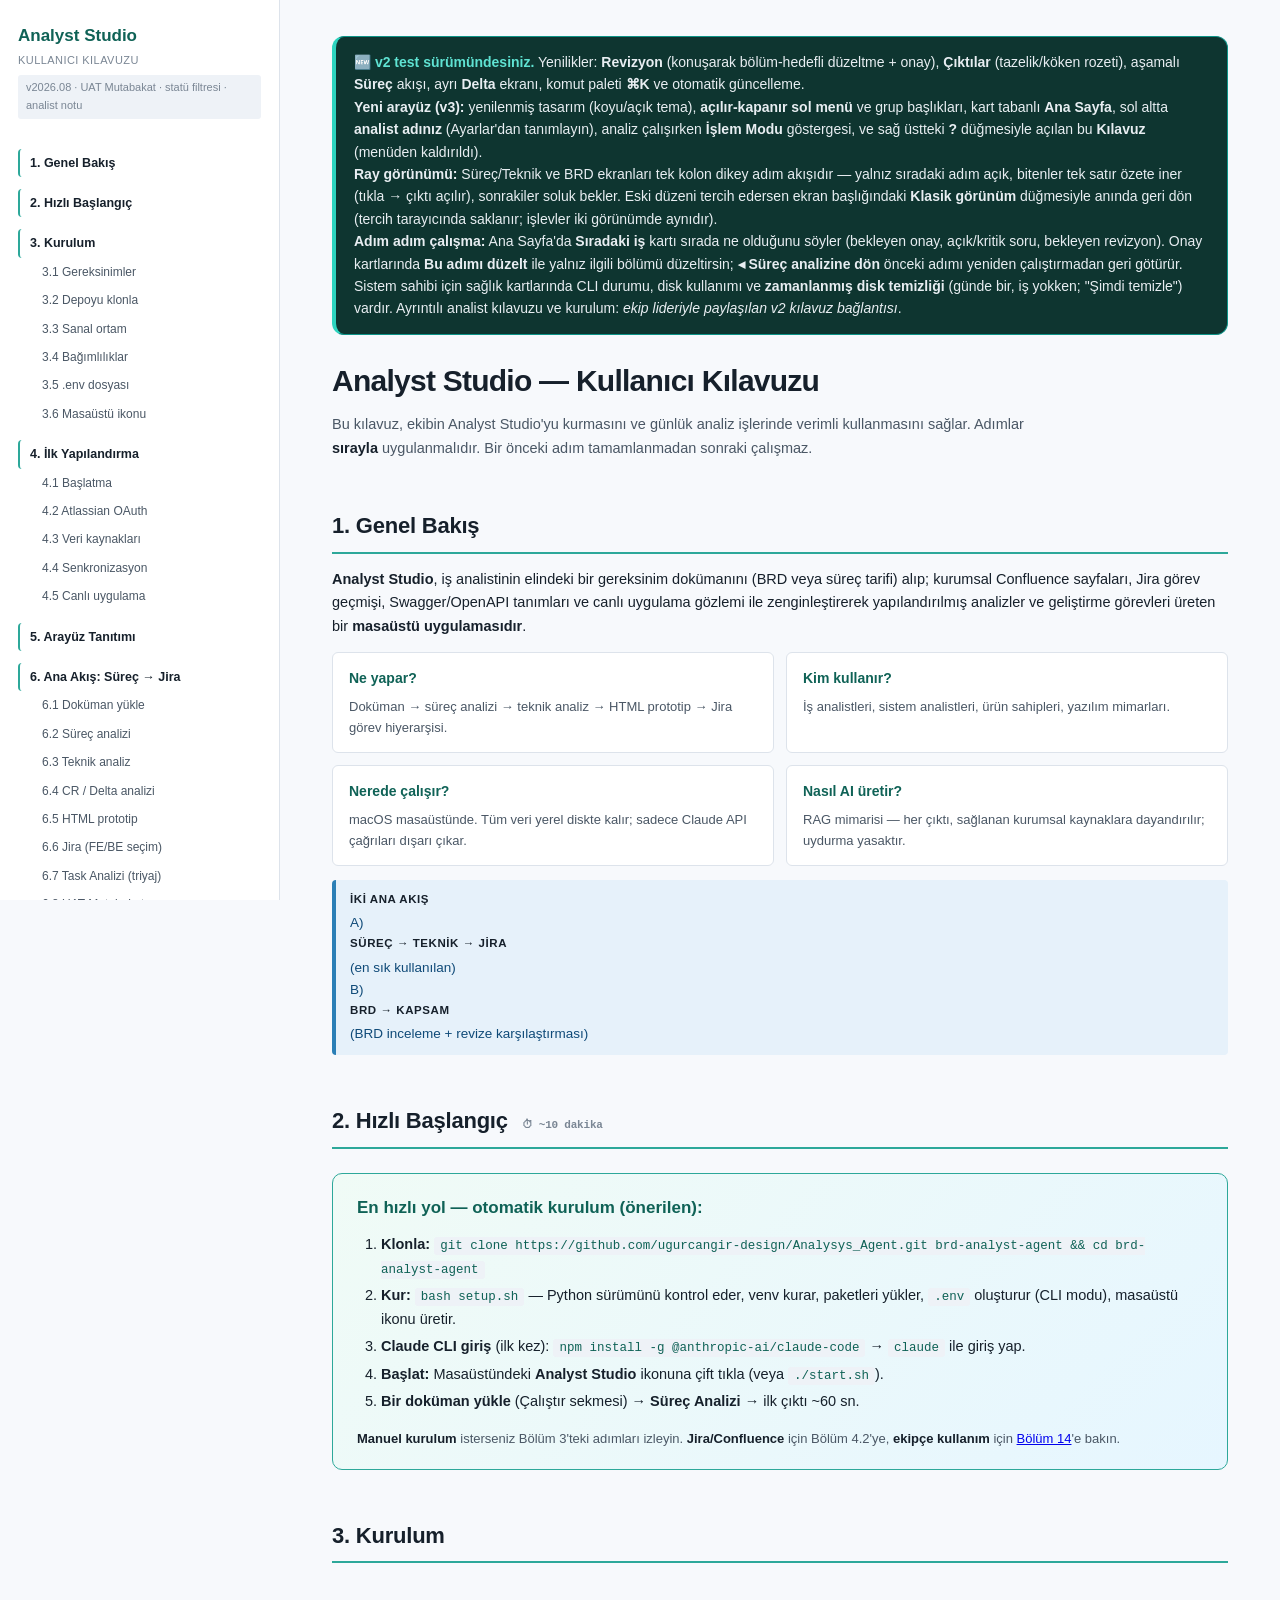
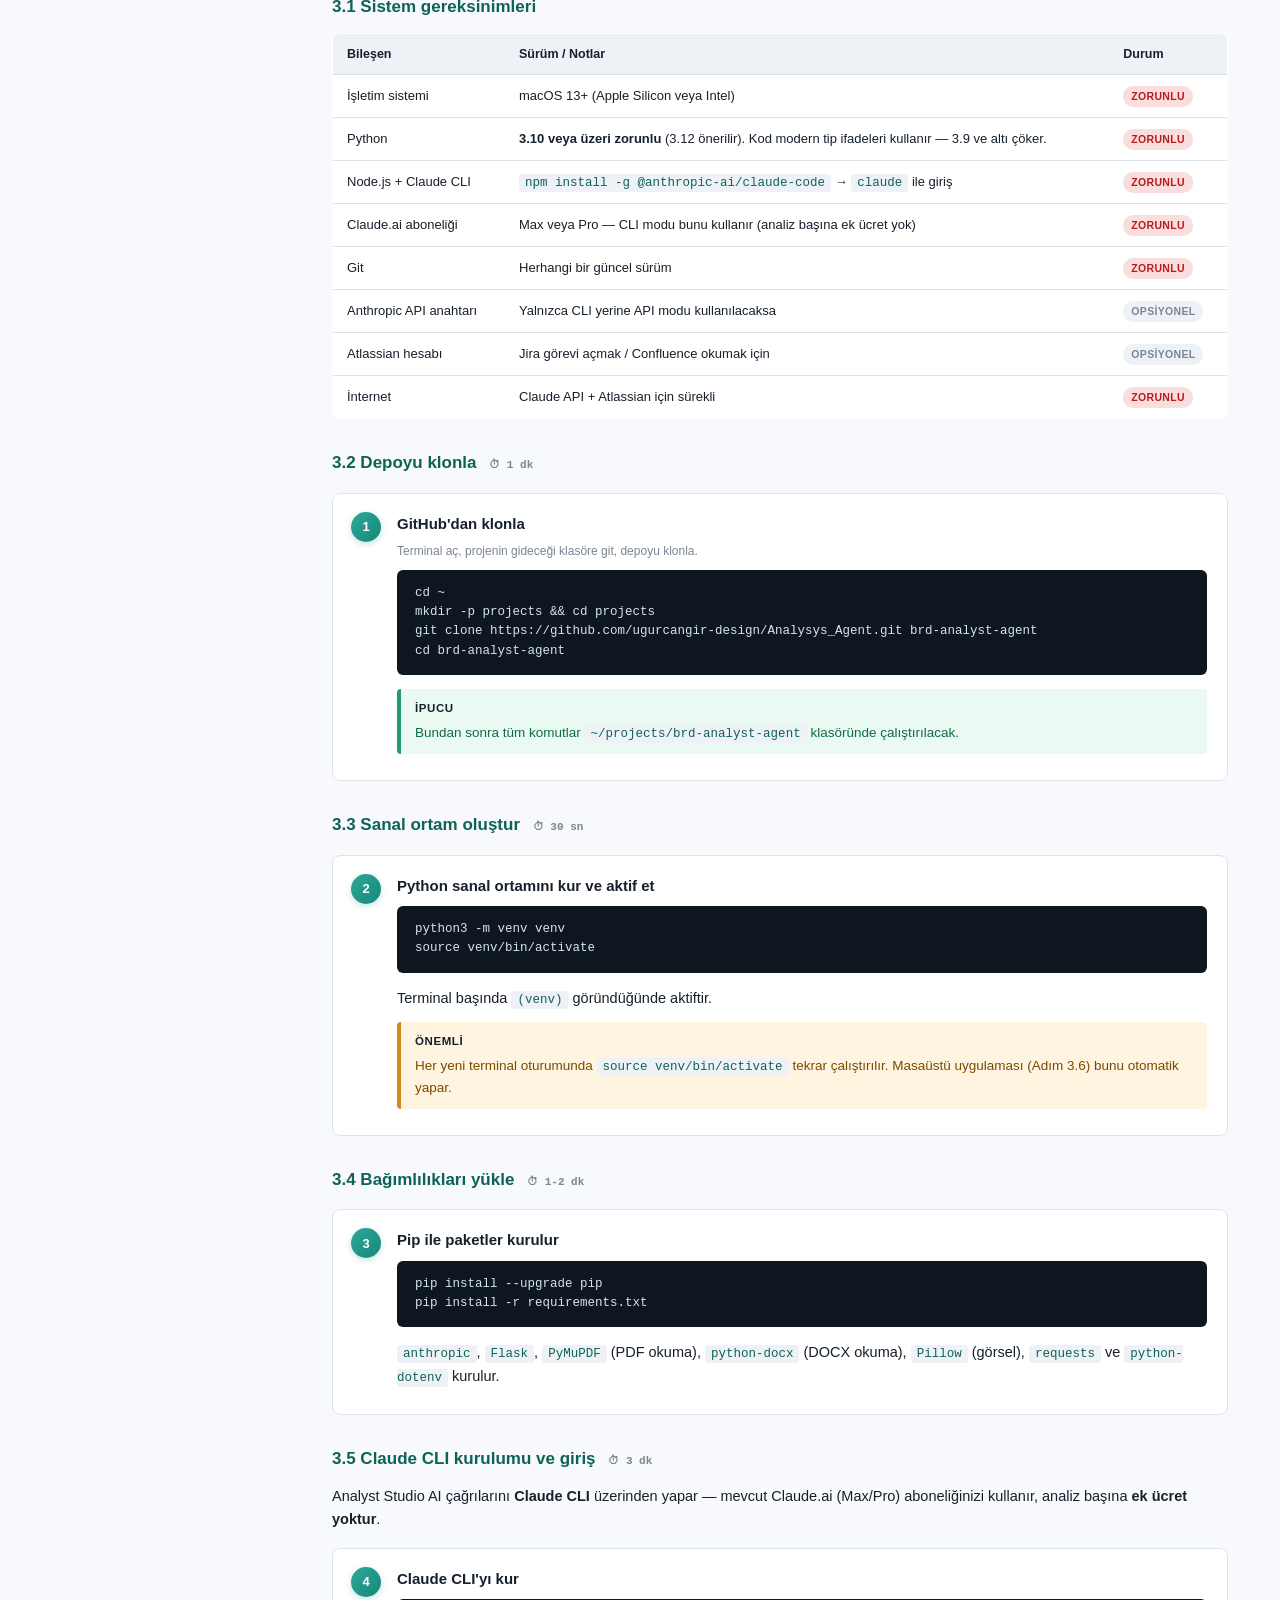
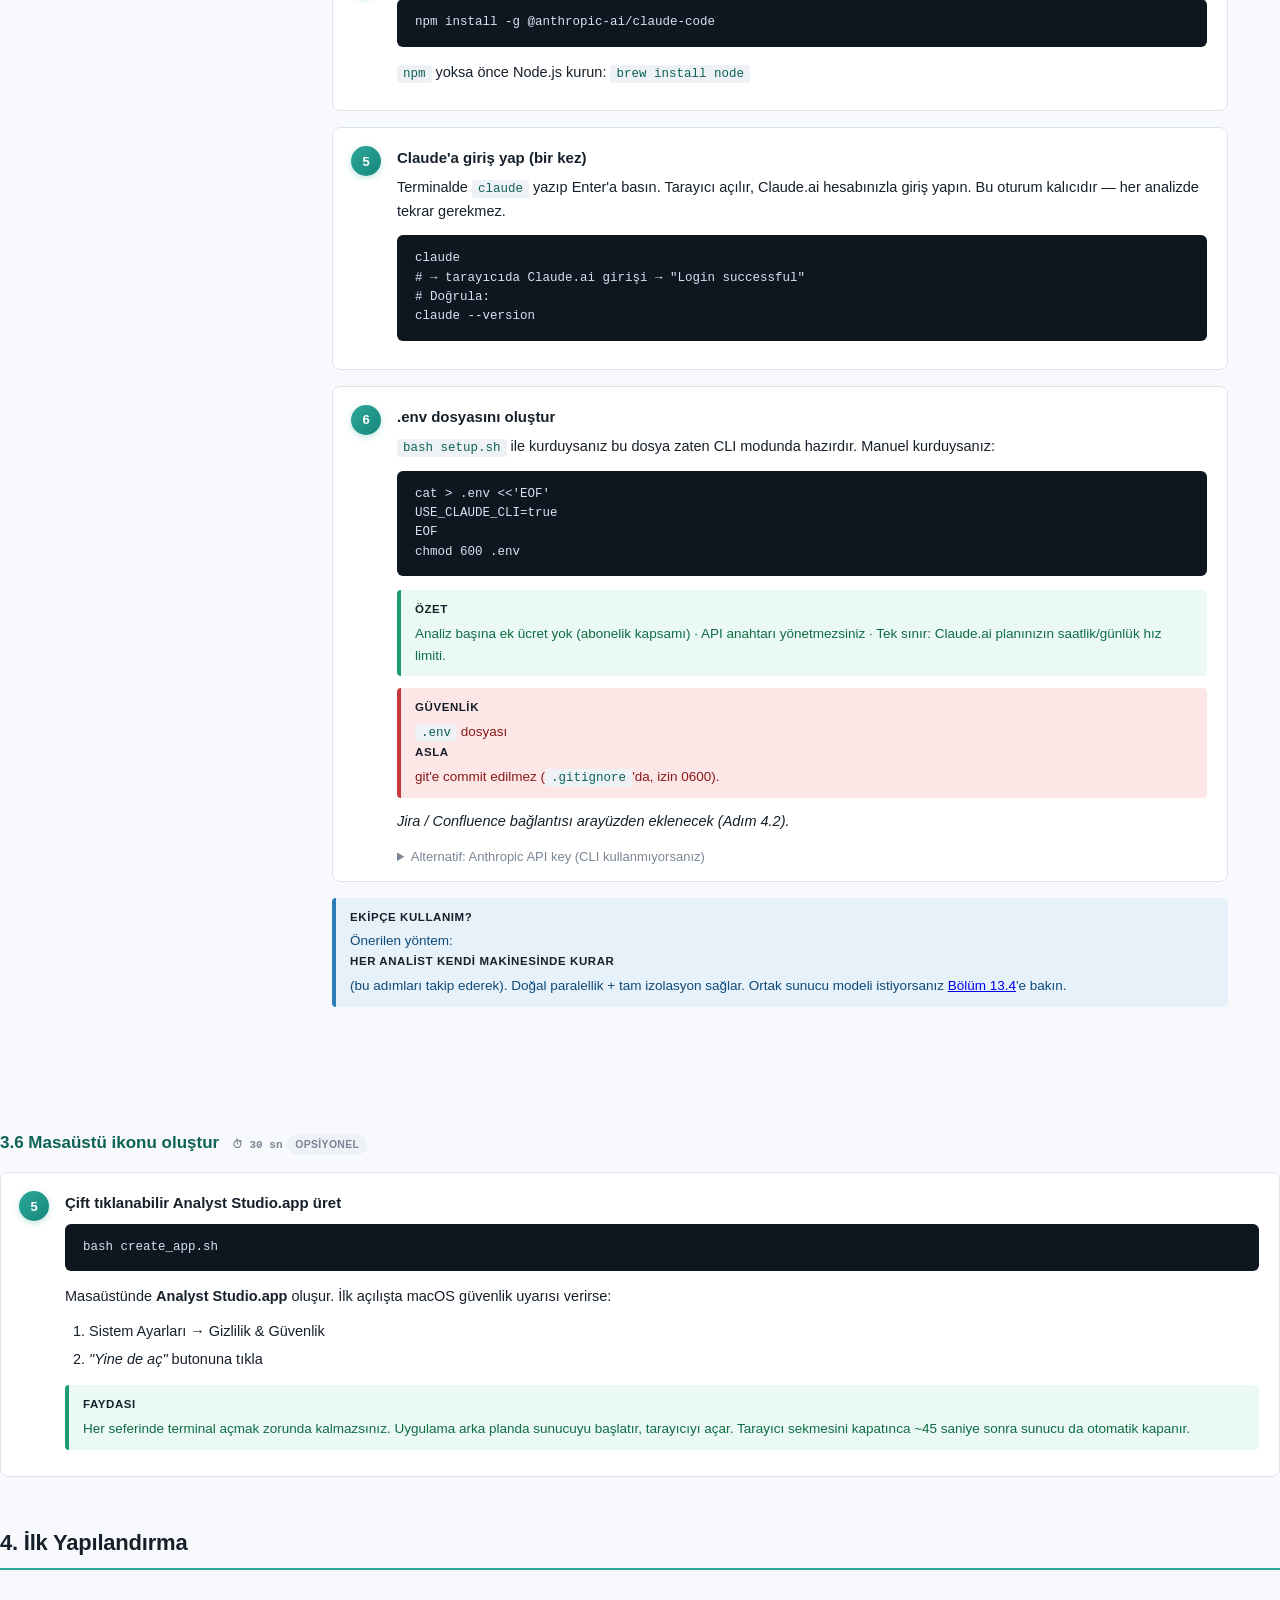
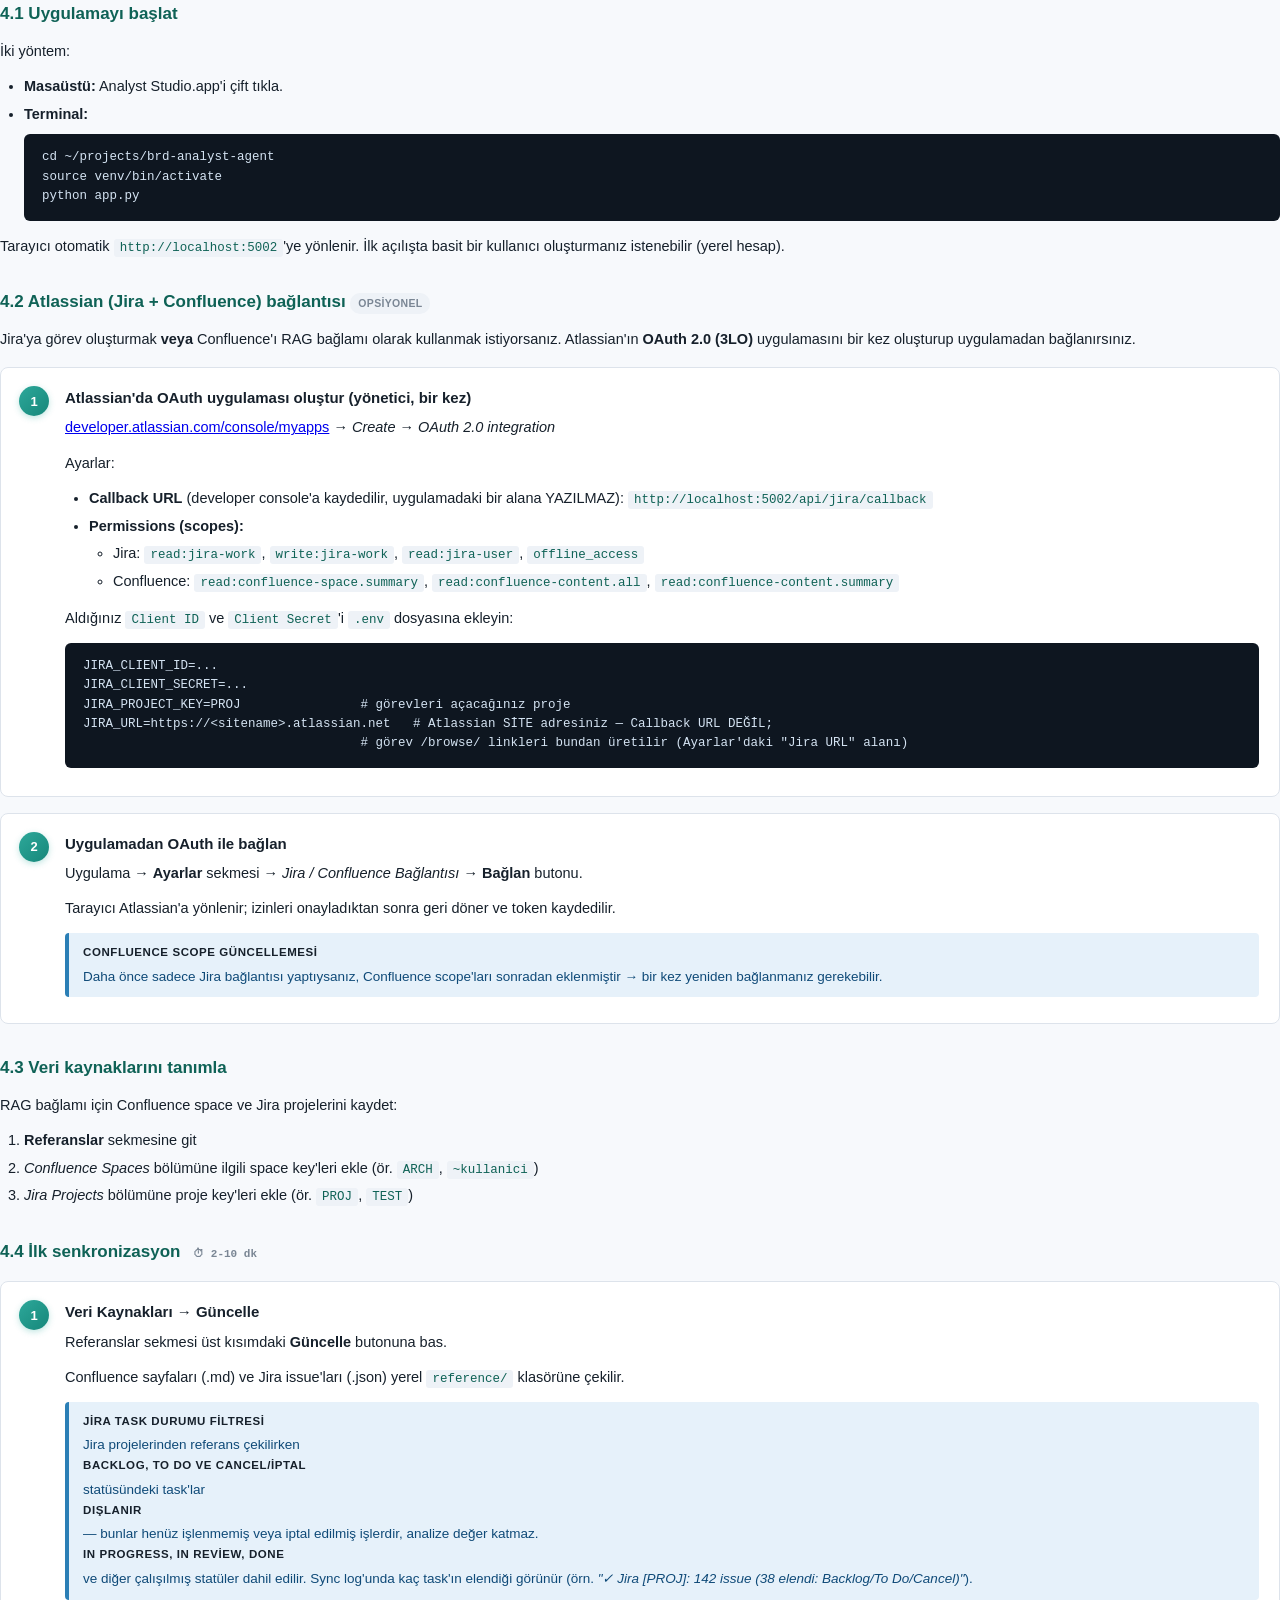
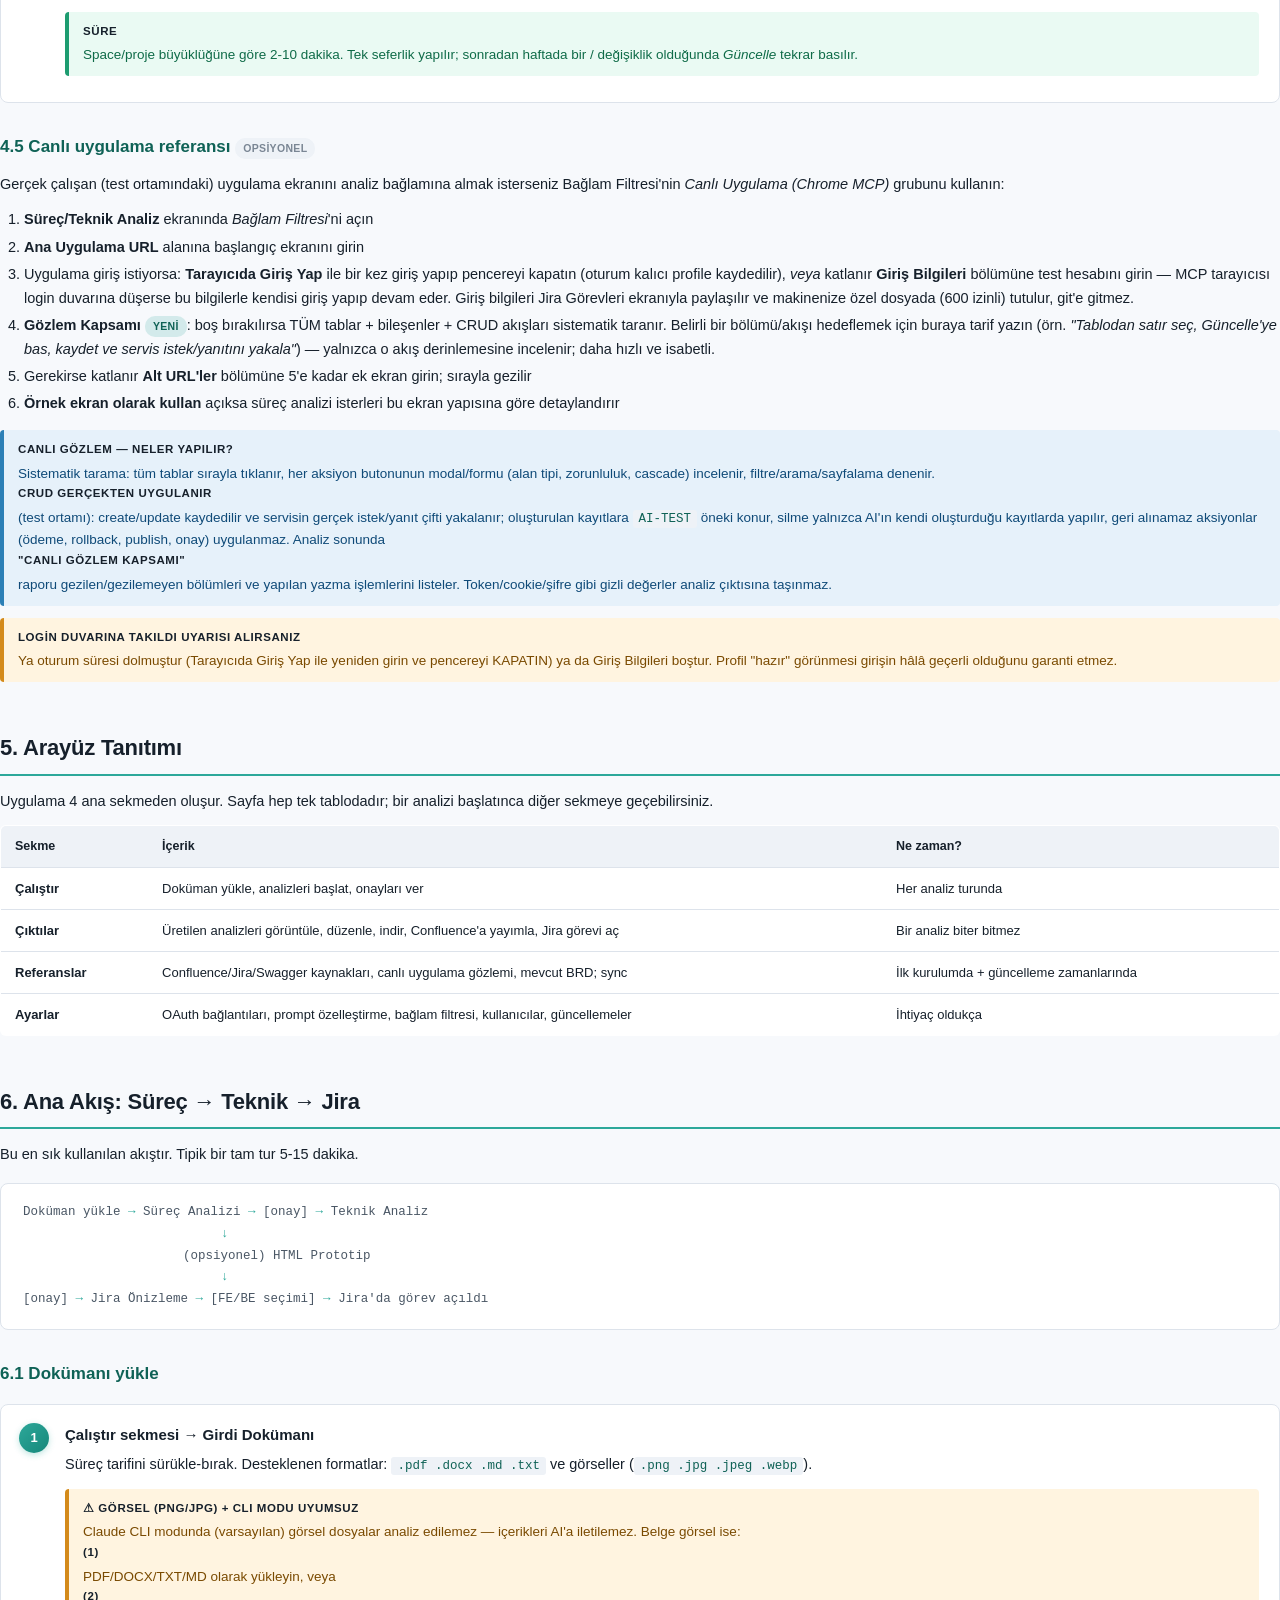
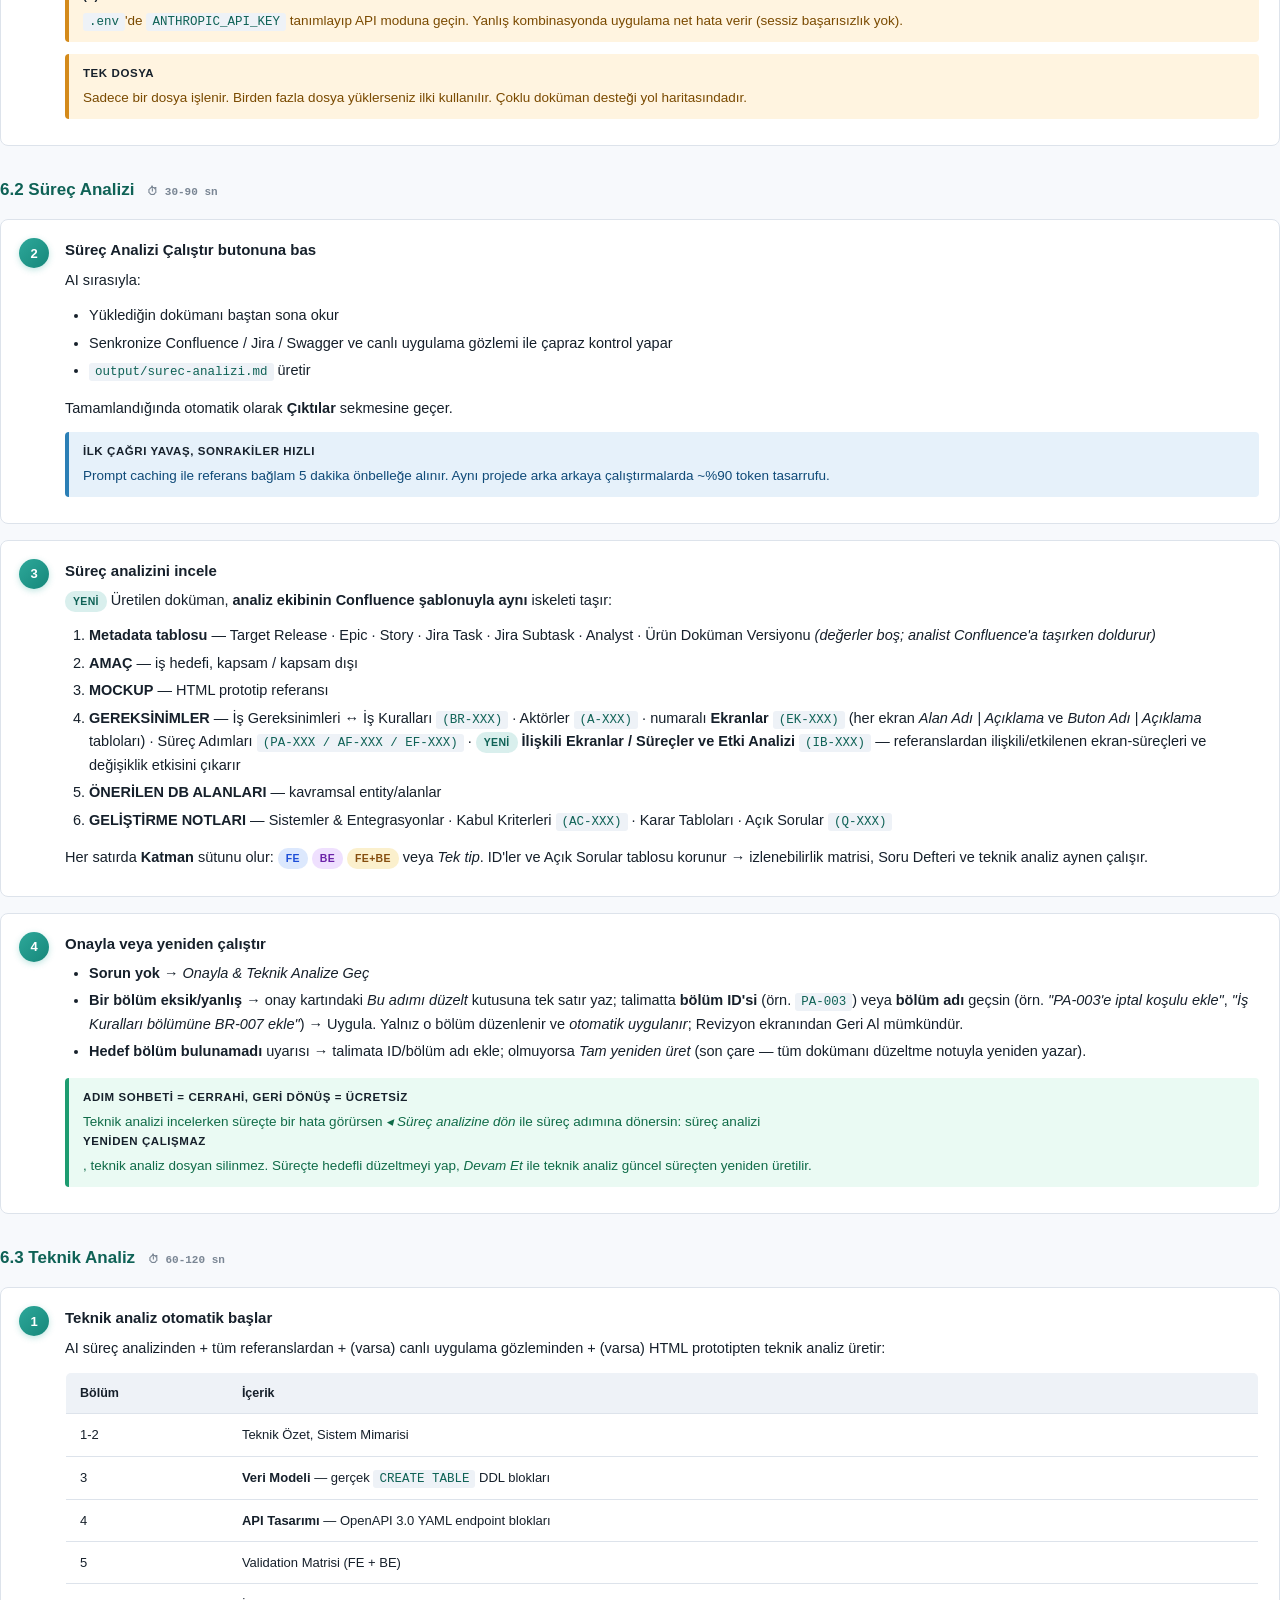
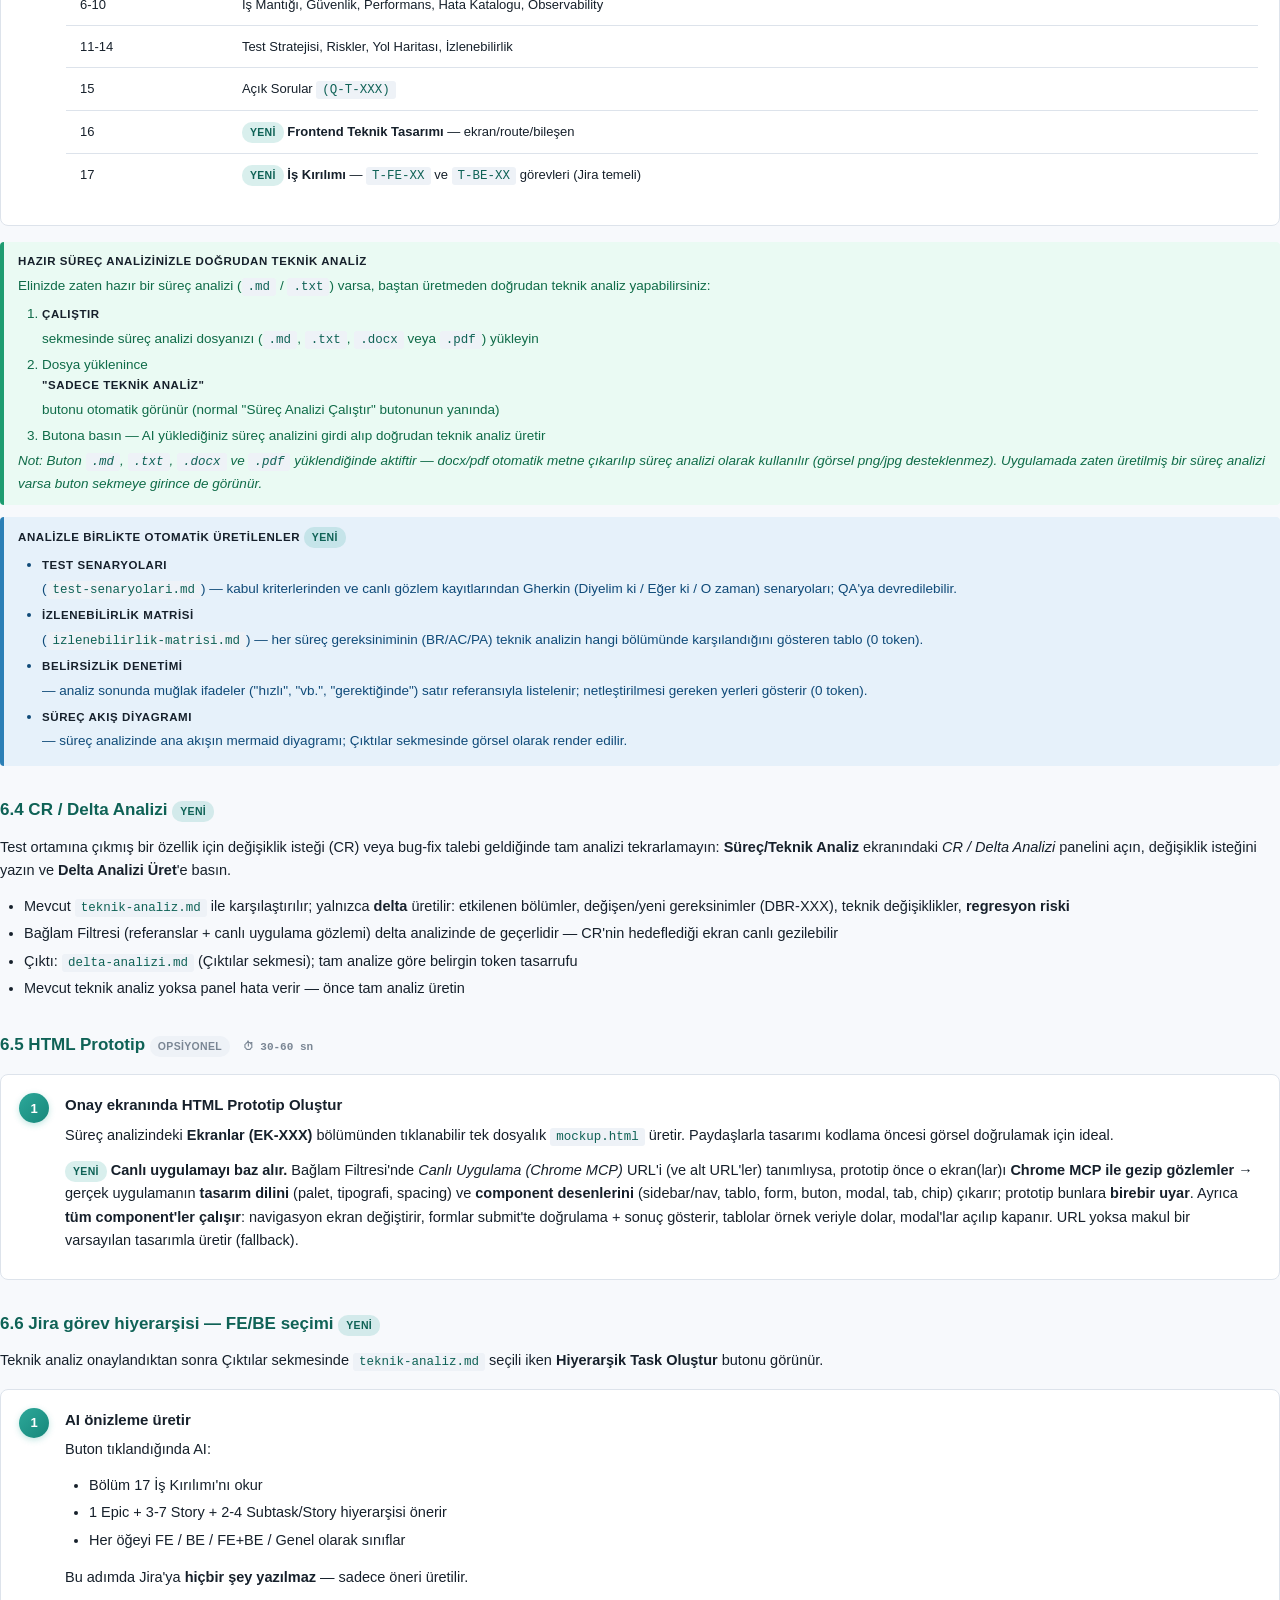
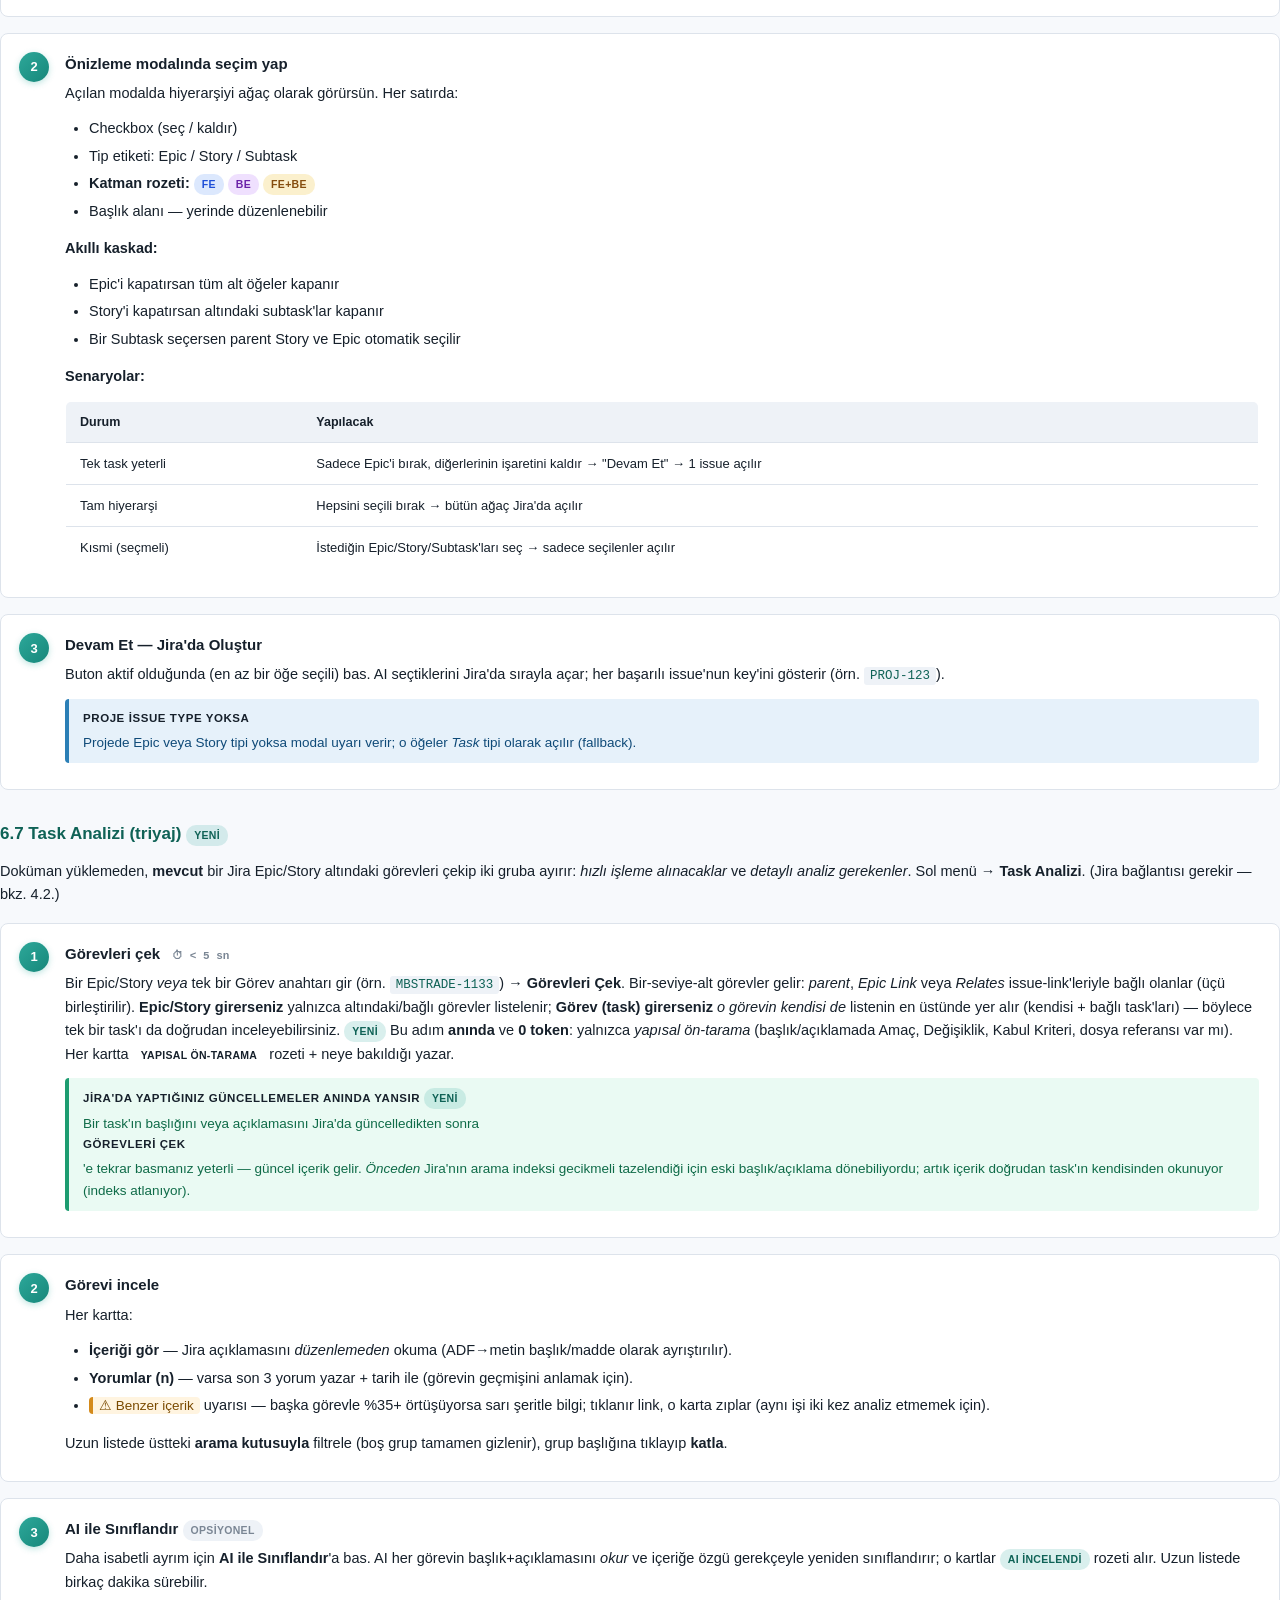
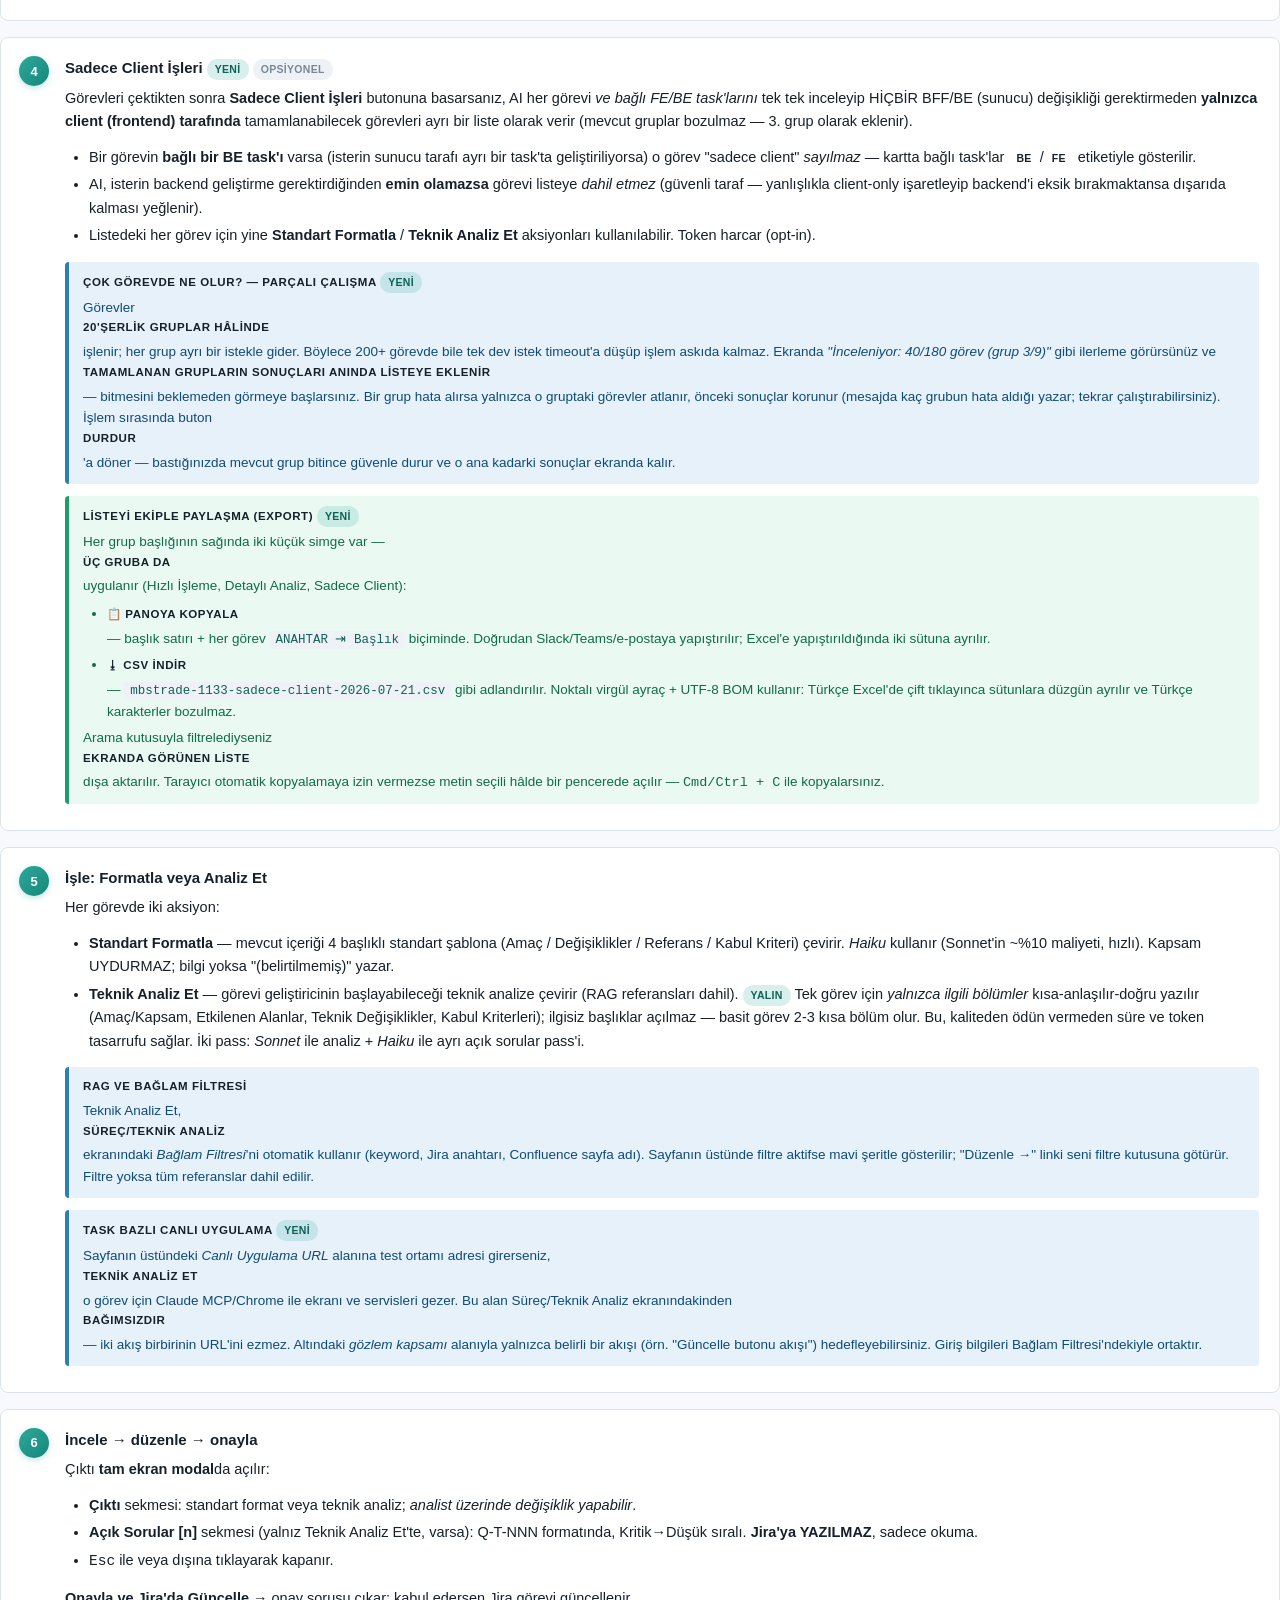
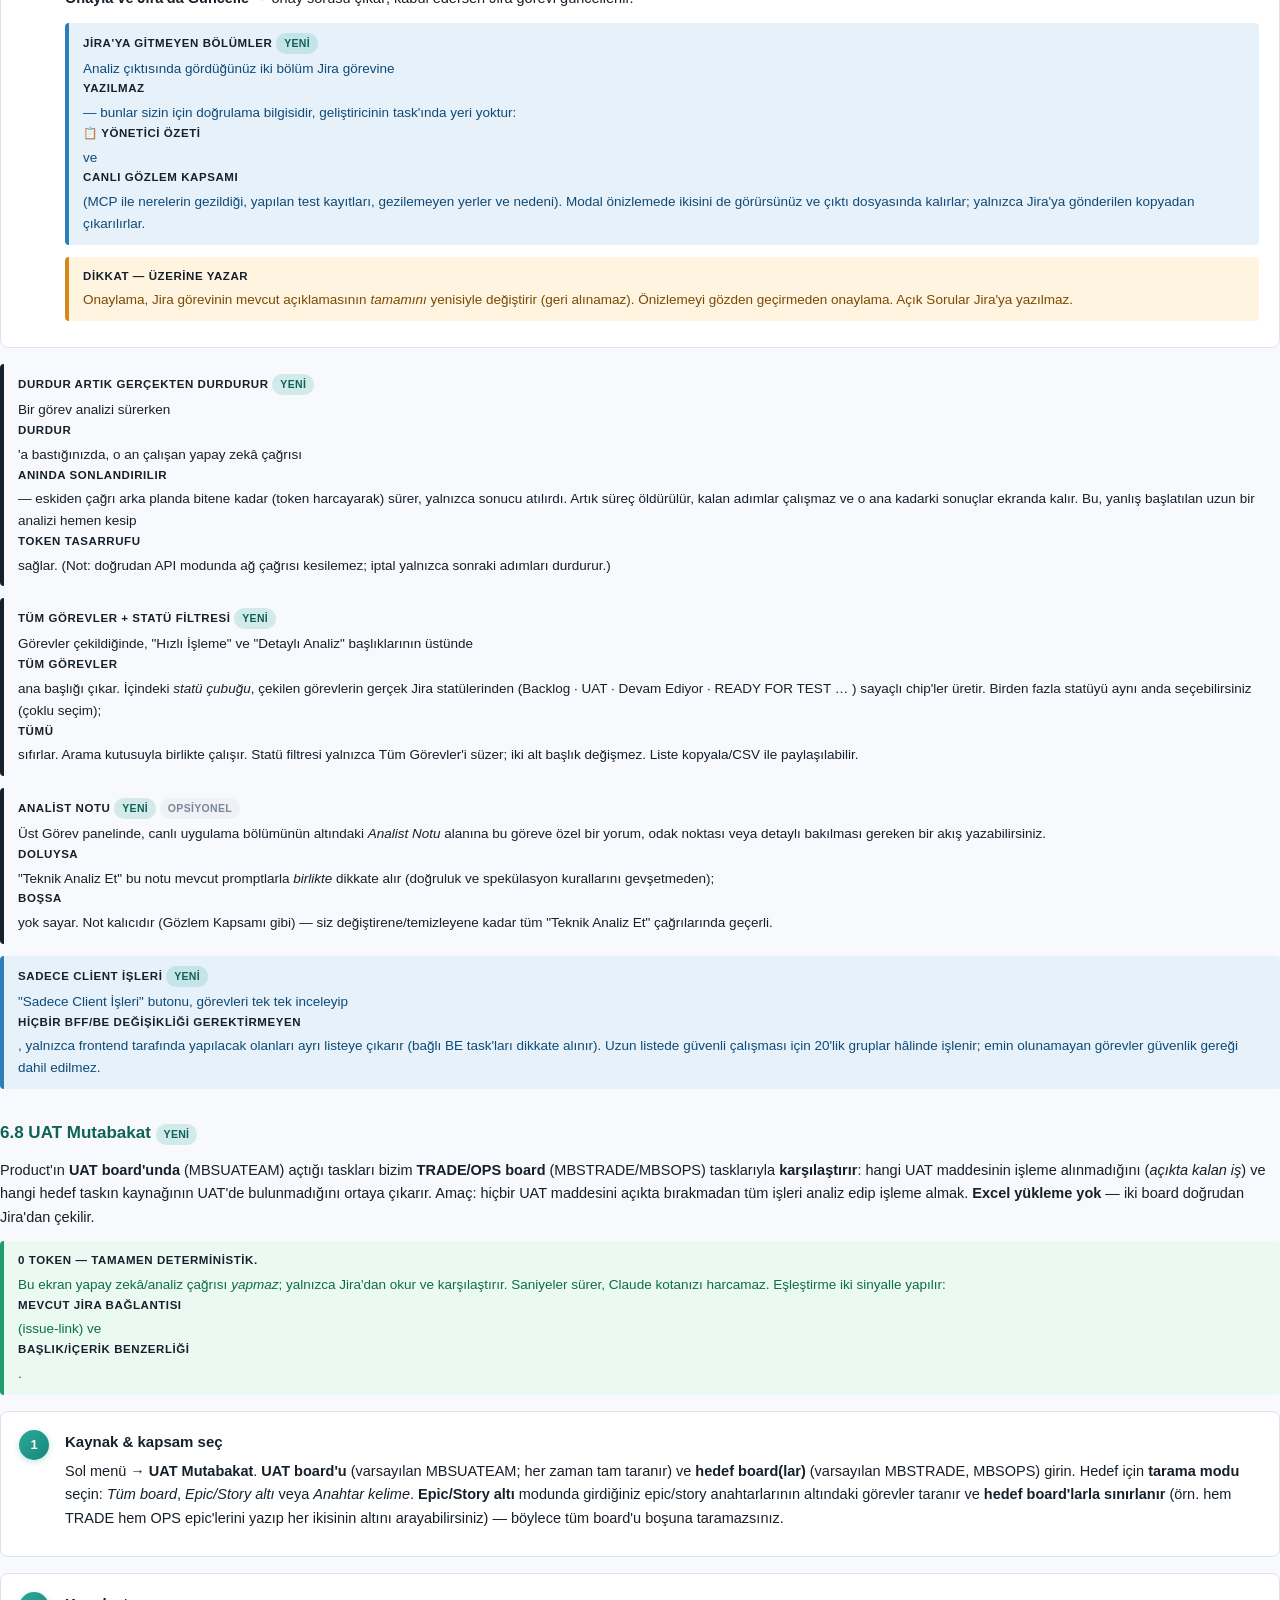
<file: KILAVUZ.html>
<!doctype html>
<html lang="tr">
<head>
<meta charset="utf-8">
<title>Analyst Studio — Kullanıcı Kılavuzu</title>
<meta name="viewport" content="width=device-width,initial-scale=1">
<style>
  :root {
    --bg: #f7f9fc; --surface: #fff; --surface2: #eef2f7;
    --text: #16202b; --text2: #4a5765; --text3: #7a8694;
    --border: #dde3eb; --accent: #2da89a; --accent2: #16877a; --accent3: #0f6256;
    --warn-bg: #fff4e0; --warn-bd: #d48a1a; --warn-tx: #7a4a00;
    --info-bg: #e6f1fa; --info-bd: #2b7fb6; --info-tx: #0f4a78;
    --tip-bg: #eafaf3;  --tip-bd: #1d9c70;  --tip-tx: #0f6b48;
    --err-bg: #fde6e6;  --err-bd: #c63838;  --err-tx: #8a1a1a;
    --mono: 'SF Mono','Menlo','Consolas',monospace;
  }
  * { box-sizing: border-box; }
  html { scroll-behavior: smooth; }
  body {
    margin: 0; font-family: -apple-system,BlinkMacSystemFont,'Segoe UI',Roboto,sans-serif;
    background: var(--bg); color: var(--text);
    font-size: 14.5px; line-height: 1.62;
  }
  .wrap { display: grid; grid-template-columns: 280px 1fr; min-height: 100vh; }

  /* Sidebar */
  aside {
    position: sticky; top: 0; height: 100vh; overflow-y: auto;
    background: var(--surface); border-right: 1px solid var(--border);
    padding: 22px 18px;
  }
  aside .brand { font-size: 17px; font-weight: 700; color: var(--accent3); margin: 0 0 2px; }
  aside .brand-sub { font-size: 11px; color: var(--text3); margin-bottom: 6px; letter-spacing: .04em; text-transform: uppercase; }
  aside .ver { font-size: 11px; color: var(--text3); margin-bottom: 18px; padding: 4px 8px; background: var(--surface2); display: inline-block; border-radius: 3px; }
  aside nav a {
    display: block; padding: 4px 10px; margin: 1px 0;
    text-decoration: none; color: var(--text2); font-size: 12.5px;
    border-radius: 4px; border-left: 2px solid transparent;
  }
  aside nav a:hover { background: var(--surface2); color: var(--text); }
  aside nav a.h1 { font-weight: 600; color: var(--text); margin-top: 12px; border-left-color: var(--accent); }
  aside nav a.h2 { padding-left: 22px; font-size: 12px; }

  /* Main */
  main { padding: 36px 52px 80px; max-width: 1000px; }
  h1.title { font-size: 30px; margin: 0 0 8px; letter-spacing: -0.025em; }
  .lede { font-size: 14.5px; color: var(--text2); margin-bottom: 28px; max-width: 720px; }
  h2 {
    font-size: 22px; margin: 48px 0 14px; padding-bottom: 8px;
    border-bottom: 2px solid var(--accent); letter-spacing: -0.01em;
    scroll-margin-top: 20px;
  }
  h3 { font-size: 17px; margin: 30px 0 12px; color: var(--accent3); scroll-margin-top: 20px; }
  h4 { font-size: 14.5px; margin: 18px 0 8px; }
  p { margin: 0 0 12px; }
  ul, ol { margin: 0 0 14px; padding-left: 24px; }
  li { margin: 4px 0; }
  strong { color: var(--text); }
  code {
    font-family: var(--mono); font-size: 12.5px;
    background: var(--surface2); padding: 2px 6px; border-radius: 3px;
    color: var(--accent3);
  }
  pre {
    background: #0e1620; color: #d4e3f2;
    padding: 14px 18px; border-radius: 6px; overflow-x: auto;
    font-family: var(--mono); font-size: 12.5px; line-height: 1.55;
    margin: 8px 0 14px;
  }
  pre code { background: transparent; padding: 0; color: inherit; }
  .meta {
    display: inline-flex; align-items: center; gap: 6px;
    font-size: 11px; color: var(--text3); margin-left: 8px;
    font-family: var(--mono);
  }

  /* Step */
  .step {
    background: var(--surface); border: 1px solid var(--border);
    border-radius: 8px; padding: 18px 20px 14px; margin: 16px 0;
    position: relative; padding-left: 64px;
  }
  .step .num {
    position: absolute; left: 18px; top: 18px;
    width: 30px; height: 30px; border-radius: 50%;
    background: linear-gradient(135deg, var(--accent), var(--accent2));
    color: #fff; font-weight: 700; font-size: 13px;
    display: flex; align-items: center; justify-content: center;
    box-shadow: 0 2px 6px rgba(45,168,154,.3);
  }
  .step h4 { margin: 0 0 6px; font-size: 15px; }
  .step .desc { color: var(--text3); font-size: 12px; margin-bottom: 8px; }

  /* Callouts */
  .box {
    border-left: 4px solid; padding: 10px 14px; margin: 12px 0;
    border-radius: 4px; font-size: 13.5px;
  }
  .box.info { background: var(--info-bg); border-color: var(--info-bd); color: var(--info-tx); }
  .box.warn { background: var(--warn-bg); border-color: var(--warn-bd); color: var(--warn-tx); }
  .box.tip  { background: var(--tip-bg);  border-color: var(--tip-bd);  color: var(--tip-tx); }
  .box.err  { background: var(--err-bg);  border-color: var(--err-bd);  color: var(--err-tx); }
  .box strong { display: block; margin-bottom: 4px; font-size: 11.5px; text-transform: uppercase; letter-spacing: .05em; }

  /* Table */
  table {
    width: 100%; border-collapse: collapse; margin: 8px 0 14px;
    background: var(--surface); font-size: 13px;
    border: 1px solid var(--border); border-radius: 6px; overflow: hidden;
  }
  th, td {
    text-align: left; padding: 10px 14px;
    border-bottom: 1px solid var(--border); vertical-align: top;
  }
  th { background: var(--surface2); font-weight: 600; font-size: 12.5px; }
  tr:last-child td { border-bottom: none; }
  tr:hover td { background: rgba(45,168,154,.04); }

  /* Pills */
  .pill {
    display: inline-block; padding: 2px 8px; border-radius: 10px;
    font-size: 10.5px; font-weight: 700; letter-spacing: .03em;
    text-transform: uppercase;
  }
  .pill.fe   { background: rgba(59,130,246,.18); color: #1d4ed8; }
  .pill.be   { background: rgba(168,85,247,.18); color: #6b21a8; }
  .pill.febe { background: rgba(234,179,8,.20);  color: #854d0e; }
  .pill.opt  { background: var(--surface2); color: var(--text3); }
  .pill.req  { background: rgba(220,38,38,.15); color: #b91c1c; }
  .pill.new  { background: rgba(45,168,154,.18); color: var(--accent3); }

  /* Flow diagram */
  .flow {
    background: var(--surface); border: 1px solid var(--border);
    border-radius: 8px; padding: 18px 22px; margin: 16px 0;
    font-family: var(--mono); font-size: 12.5px; line-height: 1.75;
    color: var(--text2);
  }
  .flow .arr { color: var(--accent); font-weight: 700; }

  /* Cards grid */
  .cards { display: grid; grid-template-columns: 1fr 1fr; gap: 12px; margin: 14px 0; }
  .card {
    background: var(--surface); border: 1px solid var(--border);
    border-radius: 6px; padding: 14px 16px;
  }
  .card h4 { margin: 0 0 6px; color: var(--accent3); font-size: 14px; }
  .card p { font-size: 13px; color: var(--text2); margin: 0; }

  /* Quick-start banner */
  .qs {
    background: linear-gradient(135deg, #f0fbf6, #e6f6ff);
    border: 1px solid var(--accent);
    border-radius: 10px; padding: 20px 24px; margin: 24px 0 36px;
  }
  .qs h3 { margin-top: 0; color: var(--accent3); }
  .qs ol { margin-bottom: 0; }

  /* Print */
  @media print {
    aside { display: none; }
    .wrap { grid-template-columns: 1fr; }
    main { padding: 20px; max-width: 100%; }
    .step, .card { page-break-inside: avoid; }
    pre { white-space: pre-wrap; word-break: break-word; }
  }
</style>
</head>
<body>
<div class="wrap">
  <aside>
    <div class="brand">Analyst Studio</div>
    <div class="brand-sub">Kullanıcı Kılavuzu</div>
    <div class="ver">v2026.08 · UAT Mutabakat · statü filtresi · analist notu</div>
    <nav>
      <a href="#bakis"     class="h1">1. Genel Bakış</a>
      <a href="#hizli"     class="h1">2. Hızlı Başlangıç</a>
      <a href="#kurulum"   class="h1">3. Kurulum</a>
      <a href="#k-gereksinim" class="h2">3.1 Gereksinimler</a>
      <a href="#k-klonla"     class="h2">3.2 Depoyu klonla</a>
      <a href="#k-venv"       class="h2">3.3 Sanal ortam</a>
      <a href="#k-dep"        class="h2">3.4 Bağımlılıklar</a>
      <a href="#k-env"        class="h2">3.5 .env dosyası</a>
      <a href="#k-app"        class="h2">3.6 Masaüstü ikonu</a>
      <a href="#yapilandirma" class="h1">4. İlk Yapılandırma</a>
      <a href="#y-baslat"  class="h2">4.1 Başlatma</a>
      <a href="#y-oauth"   class="h2">4.2 Atlassian OAuth</a>
      <a href="#y-kaynak"  class="h2">4.3 Veri kaynakları</a>
      <a href="#y-sync"    class="h2">4.4 Senkronizasyon</a>
      <a href="#y-canli"  class="h2">4.5 Canlı uygulama</a>
      <a href="#arayuz"    class="h1">5. Arayüz Tanıtımı</a>
      <a href="#akis-ana"  class="h1">6. Ana Akış: Süreç → Jira</a>
      <a href="#a-yukle"   class="h2">6.1 Doküman yükle</a>
      <a href="#a-surec"   class="h2">6.2 Süreç analizi</a>
      <a href="#a-teknik"  class="h2">6.3 Teknik analiz</a>
      <a href="#a-delta"   class="h2">6.4 CR / Delta analizi</a>
      <a href="#a-mockup"  class="h2">6.5 HTML prototip</a>
      <a href="#a-jira"    class="h2">6.6 Jira (FE/BE seçim)</a>
      <a href="#a-gorevler" class="h2">6.7 Task Analizi (triyaj)</a>
      <a href="#a-backlog" class="h2">6.8 UAT Mutabakat</a>
      <a href="#akis-brd"  class="h1">7. BRD Akışı</a>
      <a href="#sorular"   class="h1">8. Soru Defteri</a>
      <a href="#s-banner"  class="h2">8.1 Banner ve sekme</a>
      <a href="#s-aksiyon" class="h2">8.2 4 aksiyon</a>
      <a href="#s-uygula"  class="h2">8.3 Cevapları uygula</a>
      <a href="#s-paylas"  class="h2">8.4 Paylaşım</a>
      <a href="#kalite"    class="h1">9. Kalite Skoru</a>
      <a href="#cikti"     class="h1">10. Çıktı Yapıları</a>
      <a href="#cikti-yonet" class="h1">11. Çıktı Yönetimi</a>
      <a href="#confluence"  class="h2">11.1 Confluence yayımlama</a>
      <a href="#duzenle"     class="h2">11.2 Düzenle / yeniden çalıştır</a>
      <a href="#prompt"    class="h1">12. Prompt Özelleştirme</a>
      <a href="#filtre"    class="h1">13. Bağlam Filtresi</a>
      <a href="#ekip"      class="h1">14. Ekipçe Kullanım</a>
      <a href="#ekip-lokal"   class="h2">14.1 Lokal kurulum</a>
      <a href="#ekip-sync"    class="h2">14.2 Sync &amp; sürüm</a>
      <a href="#ekip-workflow" class="h2">14.3 İletişim</a>
      <a href="#ekip-sunucu"  class="h2">14.4 Sunucu (opsiyonel)</a>
      <a href="#bakim"     class="h1">15. Güncelleme &amp; Bakım</a>
      <a href="#sorun"     class="h1">16. Sorun Giderme</a>
      <a href="#sss"       class="h1">17. SSS</a>
    </nav>
  </aside>

  <main>
    <div style="background:#0e3530;border:1px solid #0d9488;border-left:4px solid #2dd4bf;border-radius:12px;padding:14px 18px;margin-bottom:22px;color:#e8eef2;font-size:14px;line-height:1.6">
      <strong style="color:#5fe3d3">🆕 v2 test sürümündesiniz.</strong>
      Yenilikler: <b>Revizyon</b> (konuşarak bölüm-hedefli düzeltme + onay), <b>Çıktılar</b> (tazelik/köken rozeti),
      aşamalı <b>Süreç</b> akışı, ayrı <b>Delta</b> ekranı, komut paleti <b>⌘K</b> ve otomatik güncelleme.<br>
      <b>Yeni arayüz (v3):</b> yenilenmiş tasarım (koyu/açık tema), <b>açılır-kapanır sol menü</b> ve grup başlıkları,
      kart tabanlı <b>Ana Sayfa</b>, sol altta <b>analist adınız</b> (Ayarlar'dan tanımlayın), analiz çalışırken
      <b>İşlem Modu</b> göstergesi, ve sağ üstteki <b>?</b> düğmesiyle açılan bu <b>Kılavuz</b> (menüden kaldırıldı).<br>
      <b>Ray görünümü:</b> Süreç/Teknik ve BRD ekranları tek kolon dikey adım akışıdır — yalnız sıradaki adım açık,
      bitenler tek satır özete iner (tıkla → çıktı açılır), sonrakiler soluk bekler. Eski düzeni tercih edersen ekran
      başlığındaki <b>Klasik görünüm</b> düğmesiyle anında geri dön (tercih tarayıcında saklanır; işlevler iki görünümde aynıdır).<br>
      <b>Adım adım çalışma:</b> Ana Sayfa'da <b>Sıradaki iş</b> kartı sırada ne olduğunu söyler (bekleyen onay, açık/kritik
      soru, bekleyen revizyon). Onay kartlarında <b>Bu adımı düzelt</b> ile yalnız ilgili bölümü düzeltirsin;
      <b>◂ Süreç analizine dön</b> önceki adımı yeniden çalıştırmadan geri götürür. Sistem sahibi için sağlık
      kartlarında CLI durumu, disk kullanımı ve <b>zamanlanmış disk temizliği</b> (günde bir, iş yokken; "Şimdi temizle") vardır.
      Ayrıntılı analist kılavuzu ve kurulum: <em>ekip lideriyle paylaşılan v2 kılavuz bağlantısı</em>.
    </div>
    <h1 class="title">Analyst Studio — Kullanıcı Kılavuzu</h1>
    <p class="lede">
      Bu kılavuz, ekibin Analyst Studio'yu kurmasını ve günlük analiz işlerinde
      verimli kullanmasını sağlar. Adımlar <strong>sırayla</strong> uygulanmalıdır.
      Bir önceki adım tamamlanmadan sonraki çalışmaz.
    </p>

    <!-- ============== 1 BAKIŞ ============== -->
    <h2 id="bakis">1. Genel Bakış</h2>
    <p>
      <strong>Analyst Studio</strong>, iş analistinin elindeki bir gereksinim
      dokümanını (BRD veya süreç tarifi) alıp; kurumsal Confluence sayfaları,
      Jira görev geçmişi, Swagger/OpenAPI tanımları ve canlı uygulama gözlemi ile
      zenginleştirerek yapılandırılmış analizler ve geliştirme görevleri üreten
      bir <strong>masaüstü uygulamasıdır</strong>.
    </p>

    <div class="cards">
      <div class="card">
        <h4>Ne yapar?</h4>
        <p>Doküman → süreç analizi → teknik analiz → HTML prototip → Jira görev hiyerarşisi.</p>
      </div>
      <div class="card">
        <h4>Kim kullanır?</h4>
        <p>İş analistleri, sistem analistleri, ürün sahipleri, yazılım mimarları.</p>
      </div>
      <div class="card">
        <h4>Nerede çalışır?</h4>
        <p>macOS masaüstünde. Tüm veri yerel diskte kalır; sadece Claude API çağrıları dışarı çıkar.</p>
      </div>
      <div class="card">
        <h4>Nasıl AI üretir?</h4>
        <p>RAG mimarisi — her çıktı, sağlanan kurumsal kaynaklara dayandırılır; uydurma yasaktır.</p>
      </div>
    </div>

    <div class="box info">
      <strong>İki ana akış</strong>
      A) <strong>Süreç → Teknik → Jira</strong> (en sık kullanılan)<br>
      B) <strong>BRD → Kapsam</strong> (BRD inceleme + revize karşılaştırması)
    </div>

    <!-- ============== 2 HIZLI ============== -->
    <h2 id="hizli">2. Hızlı Başlangıç <span class="meta">⏱ ~10 dakika</span></h2>
    <div class="qs">
      <h3>En hızlı yol — otomatik kurulum (önerilen):</h3>
      <ol>
        <li><strong>Klonla:</strong> <code>git clone https://github.com/ugurcangir-design/Analysys_Agent.git brd-analyst-agent && cd brd-analyst-agent</code></li>
        <li><strong>Kur:</strong> <code>bash setup.sh</code> — Python sürümünü kontrol eder, venv kurar, paketleri yükler, <code>.env</code> oluşturur (CLI modu), masaüstü ikonu üretir.</li>
        <li><strong>Claude CLI giriş</strong> (ilk kez): <code>npm install -g @anthropic-ai/claude-code</code> → <code>claude</code> ile giriş yap.</li>
        <li><strong>Başlat:</strong> Masaüstündeki <strong>Analyst Studio</strong> ikonuna çift tıkla (veya <code>./start.sh</code>).</li>
        <li><strong>Bir doküman yükle</strong> (Çalıştır sekmesi) → <strong>Süreç Analizi</strong> → ilk çıktı ~60 sn.</li>
      </ol>
      <p style="margin-top:14px;margin-bottom:0;font-size:13px;color:var(--text2)">
        <strong>Manuel kurulum</strong> isterseniz Bölüm 3'teki adımları izleyin.
        <strong>Jira/Confluence</strong> için Bölüm 4.2'ye, <strong>ekipçe kullanım</strong> için <a href="#ekip">Bölüm 14</a>'e bakın.
      </p>
    </div>

    <!-- ============== 3 KURULUM ============== -->
    <h2 id="kurulum">3. Kurulum</h2>

    <h3 id="k-gereksinim">3.1 Sistem gereksinimleri</h3>
    <table>
      <tr><th>Bileşen</th><th>Sürüm / Notlar</th><th>Durum</th></tr>
      <tr><td>İşletim sistemi</td><td>macOS 13+ (Apple Silicon veya Intel)</td><td><span class="pill req">Zorunlu</span></td></tr>
      <tr><td>Python</td><td><strong>3.10 veya üzeri zorunlu</strong> (3.12 önerilir). Kod modern tip ifadeleri kullanır — 3.9 ve altı çöker.</td><td><span class="pill req">Zorunlu</span></td></tr>
      <tr><td>Node.js + Claude CLI</td><td><code>npm install -g @anthropic-ai/claude-code</code> → <code>claude</code> ile giriş</td><td><span class="pill req">Zorunlu</span></td></tr>
      <tr><td>Claude.ai aboneliği</td><td>Max veya Pro — CLI modu bunu kullanır (analiz başına ek ücret yok)</td><td><span class="pill req">Zorunlu</span></td></tr>
      <tr><td>Git</td><td>Herhangi bir güncel sürüm</td><td><span class="pill req">Zorunlu</span></td></tr>
      <tr><td>Anthropic API anahtarı</td><td>Yalnızca CLI yerine API modu kullanılacaksa</td><td><span class="pill opt">Opsiyonel</span></td></tr>
      <tr><td>Atlassian hesabı</td><td>Jira görevi açmak / Confluence okumak için</td><td><span class="pill opt">Opsiyonel</span></td></tr>
      <tr><td>İnternet</td><td>Claude API + Atlassian için sürekli</td><td><span class="pill req">Zorunlu</span></td></tr>
    </table>

    <h3 id="k-klonla">3.2 Depoyu klonla <span class="meta">⏱ 1 dk</span></h3>
    <div class="step">
      <div class="num">1</div>
      <h4>GitHub'dan klonla</h4>
      <p class="desc">Terminal aç, projenin gideceği klasöre git, depoyu klonla.</p>
<pre><code>cd ~
mkdir -p projects &amp;&amp; cd projects
git clone https://github.com/ugurcangir-design/Analysys_Agent.git brd-analyst-agent
cd brd-analyst-agent</code></pre>
      <div class="box tip">
        <strong>İpucu</strong>
        Bundan sonra tüm komutlar <code>~/projects/brd-analyst-agent</code> klasöründe çalıştırılacak.
      </div>
    </div>

    <h3 id="k-venv">3.3 Sanal ortam oluştur <span class="meta">⏱ 30 sn</span></h3>
    <div class="step">
      <div class="num">2</div>
      <h4>Python sanal ortamını kur ve aktif et</h4>
<pre><code>python3 -m venv venv
source venv/bin/activate</code></pre>
      <p>Terminal başında <code>(venv)</code> göründüğünde aktiftir.</p>
      <div class="box warn">
        <strong>Önemli</strong>
        Her yeni terminal oturumunda <code>source venv/bin/activate</code> tekrar çalıştırılır.
        Masaüstü uygulaması (Adım 3.6) bunu otomatik yapar.
      </div>
    </div>

    <h3 id="k-dep">3.4 Bağımlılıkları yükle <span class="meta">⏱ 1-2 dk</span></h3>
    <div class="step">
      <div class="num">3</div>
      <h4>Pip ile paketler kurulur</h4>
<pre><code>pip install --upgrade pip
pip install -r requirements.txt</code></pre>
      <p>
        <code>anthropic</code>, <code>Flask</code>, <code>PyMuPDF</code> (PDF okuma),
        <code>python-docx</code> (DOCX okuma), <code>Pillow</code> (görsel),
        <code>requests</code> ve <code>python-dotenv</code> kurulur.
      </p>
    </div>

    <h3 id="k-env">3.5 Claude CLI kurulumu ve giriş <span class="meta">⏱ 3 dk</span></h3>
    <p>Analyst Studio AI çağrılarını <strong>Claude CLI</strong> üzerinden yapar — mevcut
    Claude.ai (Max/Pro) aboneliğinizi kullanır, analiz başına <strong>ek ücret yoktur</strong>.</p>

    <div class="step">
      <div class="num">4</div>
      <h4>Claude CLI'yı kur</h4>
<pre><code>npm install -g @anthropic-ai/claude-code</code></pre>
      <p><code>npm</code> yoksa önce Node.js kurun: <code>brew install node</code></p>
    </div>

    <div class="step">
      <div class="num">5</div>
      <h4>Claude'a giriş yap (bir kez)</h4>
      <p>Terminalde <code>claude</code> yazıp Enter'a basın. Tarayıcı açılır, Claude.ai
      hesabınızla giriş yapın. Bu oturum kalıcıdır — her analizde tekrar gerekmez.</p>
<pre><code>claude
# → tarayıcıda Claude.ai girişi → "Login successful"
# Doğrula:
claude --version</code></pre>
    </div>

    <div class="step">
      <div class="num">6</div>
      <h4>.env dosyasını oluştur</h4>
      <p><code>bash setup.sh</code> ile kurduysanız bu dosya zaten CLI modunda hazırdır.
      Manuel kurduysanız:</p>
<pre><code>cat &gt; .env &lt;&lt;'EOF'
USE_CLAUDE_CLI=true
EOF
chmod 600 .env</code></pre>
      <div class="box tip">
        <strong>Özet</strong>
        Analiz başına ek ücret yok (abonelik kapsamı) · API anahtarı yönetmezsiniz ·
        Tek sınır: Claude.ai planınızın saatlik/günlük hız limiti.
      </div>
      <div class="box err">
        <strong>Güvenlik</strong>
        <code>.env</code> dosyası <strong>asla</strong> git'e commit edilmez
        (<code>.gitignore</code>'da, izin 0600).
      </div>
      <p><em>Jira / Confluence bağlantısı arayüzden eklenecek (Adım 4.2).</em></p>

      <details style="margin-top:10px">
        <summary style="cursor:pointer;font-size:13px;color:var(--text3)">Alternatif: Anthropic API key (CLI kullanmıyorsanız)</summary>
        <div style="padding:8px 0 0 16px;font-size:13px;color:var(--text2)">
          CLI yerine doğrudan API kullanmak isterseniz (token bazlı ücret):
          <code>.env</code>'e <code>USE_CLAUDE_CLI</code> yerine
          <code>ANTHROPIC_API_KEY=sk-ant-api03-...</code> yazın
          (<a href="https://console.anthropic.com">console.anthropic.com</a> → API Keys).
          Ekip kurulumunda bu yöntem önerilmez.
        </div>
      </details>
    </div>
      <div class="box info">
        <strong>Ekipçe kullanım?</strong>
        Önerilen yöntem: <strong>her analist kendi makinesinde kurar</strong> (bu adımları takip ederek). Doğal paralellik + tam izolasyon sağlar.
        Ortak sunucu modeli istiyorsanız <a href="#ekip-sunucu">Bölüm 13.4</a>'e bakın.
      </div>
    </div>

    <h3 id="k-app">3.6 Masaüstü ikonu oluştur <span class="meta">⏱ 30 sn</span> <span class="pill opt">opsiyonel</span></h3>
    <div class="step">
      <div class="num">5</div>
      <h4>Çift tıklanabilir Analyst Studio.app üret</h4>
<pre><code>bash create_app.sh</code></pre>
      <p>Masaüstünde <strong>Analyst Studio.app</strong> oluşur. İlk açılışta macOS güvenlik uyarısı verirse:</p>
      <ol>
        <li>Sistem Ayarları → Gizlilik &amp; Güvenlik</li>
        <li><em>"Yine de aç"</em> butonuna tıkla</li>
      </ol>
      <div class="box tip">
        <strong>Faydası</strong>
        Her seferinde terminal açmak zorunda kalmazsınız. Uygulama arka planda
        sunucuyu başlatır, tarayıcıyı açar. Tarayıcı sekmesini kapatınca
        ~45 saniye sonra sunucu da otomatik kapanır.
      </div>
    </div>

    <!-- ============== 4 YAPILANDIRMA ============== -->
    <h2 id="yapilandirma">4. İlk Yapılandırma</h2>

    <h3 id="y-baslat">4.1 Uygulamayı başlat</h3>
    <p>İki yöntem:</p>
    <ul>
      <li><strong>Masaüstü:</strong> Analyst Studio.app'i çift tıkla.</li>
      <li><strong>Terminal:</strong>
<pre><code>cd ~/projects/brd-analyst-agent
source venv/bin/activate
python app.py</code></pre>
      </li>
    </ul>
    <p>Tarayıcı otomatik <code>http://localhost:5002</code>'ye yönlenir. İlk açılışta basit bir kullanıcı oluşturmanız istenebilir (yerel hesap).</p>

    <h3 id="y-oauth">4.2 Atlassian (Jira + Confluence) bağlantısı <span class="pill opt">opsiyonel</span></h3>
    <p>
      Jira'ya görev oluşturmak <strong>veya</strong> Confluence'ı RAG bağlamı olarak
      kullanmak istiyorsanız. Atlassian'ın <strong>OAuth 2.0 (3LO)</strong>
      uygulamasını bir kez oluşturup uygulamadan bağlanırsınız.
    </p>
    <div class="step">
      <div class="num">1</div>
      <h4>Atlassian'da OAuth uygulaması oluştur (yönetici, bir kez)</h4>
      <p>
        <a href="https://developer.atlassian.com/console/myapps/">developer.atlassian.com/console/myapps</a>
        → <em>Create</em> → <em>OAuth 2.0 integration</em>
      </p>
      <p>Ayarlar:</p>
      <ul>
        <li><strong>Callback URL</strong> (developer console'a kaydedilir, uygulamadaki bir alana YAZILMAZ):
          <code>http://localhost:5002/api/jira/callback</code></li>
        <li><strong>Permissions (scopes):</strong>
          <ul>
            <li>Jira: <code>read:jira-work</code>, <code>write:jira-work</code>, <code>read:jira-user</code>, <code>offline_access</code></li>
            <li>Confluence: <code>read:confluence-space.summary</code>, <code>read:confluence-content.all</code>, <code>read:confluence-content.summary</code></li>
          </ul>
        </li>
      </ul>
      <p>Aldığınız <code>Client ID</code> ve <code>Client Secret</code>'i <code>.env</code> dosyasına ekleyin:</p>
<pre><code>JIRA_CLIENT_ID=...
JIRA_CLIENT_SECRET=...
JIRA_PROJECT_KEY=PROJ                # görevleri açacağınız proje
JIRA_URL=https://&lt;sitename&gt;.atlassian.net   # Atlassian SİTE adresiniz — Callback URL DEĞİL;
                                     # görev /browse/ linkleri bundan üretilir (Ayarlar'daki "Jira URL" alanı)</code></pre>
    </div>
    <div class="step">
      <div class="num">2</div>
      <h4>Uygulamadan OAuth ile bağlan</h4>
      <p>
        Uygulama → <strong>Ayarlar</strong> sekmesi → <em>Jira / Confluence Bağlantısı</em> →
        <strong>Bağlan</strong> butonu.
      </p>
      <p>Tarayıcı Atlassian'a yönlenir; izinleri onayladıktan sonra geri döner ve token kaydedilir.</p>
      <div class="box info">
        <strong>Confluence scope güncellemesi</strong>
        Daha önce sadece Jira bağlantısı yaptıysanız, Confluence scope'ları sonradan eklenmiştir → bir kez yeniden bağlanmanız gerekebilir.
      </div>
    </div>

    <h3 id="y-kaynak">4.3 Veri kaynaklarını tanımla</h3>
    <p>RAG bağlamı için Confluence space ve Jira projelerini kaydet:</p>
    <ol>
      <li><strong>Referanslar</strong> sekmesine git</li>
      <li><em>Confluence Spaces</em> bölümüne ilgili space key'leri ekle (ör. <code>ARCH</code>, <code>~kullanici</code>)</li>
      <li><em>Jira Projects</em> bölümüne proje key'leri ekle (ör. <code>PROJ</code>, <code>TEST</code>)</li>
    </ol>

    <h3 id="y-sync">4.4 İlk senkronizasyon <span class="meta">⏱ 2-10 dk</span></h3>
    <div class="step">
      <div class="num">1</div>
      <h4>Veri Kaynakları → Güncelle</h4>
      <p>Referanslar sekmesi üst kısımdaki <strong>Güncelle</strong> butonuna bas.</p>
      <p>Confluence sayfaları (.md) ve Jira issue'ları (.json) yerel <code>reference/</code> klasörüne çekilir.</p>
      <div class="box info">
        <strong>Jira task durumu filtresi</strong>
        Jira projelerinden referans çekilirken <strong>Backlog, To&nbsp;Do ve Cancel/İptal</strong>
        statüsündeki task'lar <strong>dışlanır</strong> — bunlar henüz işlenmemiş veya iptal edilmiş
        işlerdir, analize değer katmaz. <strong>In&nbsp;Progress, In&nbsp;Review, Done</strong> ve
        diğer çalışılmış statüler dahil edilir. Sync log'unda kaç task'ın elendiği görünür
        (örn. <em>"✓ Jira [PROJ]: 142 issue (38 elendi: Backlog/To&nbsp;Do/Cancel)"</em>).
      </div>
      <div class="box tip">
        <strong>Süre</strong>
        Space/proje büyüklüğüne göre 2-10 dakika. Tek seferlik yapılır; sonradan haftada bir
        / değişiklik olduğunda <em>Güncelle</em> tekrar basılır.
      </div>
    </div>

    <h3 id="y-canli">4.5 Canlı uygulama referansı <span class="pill opt">opsiyonel</span></h3>
    <p>Gerçek çalışan (test ortamındaki) uygulama ekranını analiz bağlamına almak isterseniz
    Bağlam Filtresi'nin <em>Canlı Uygulama (Chrome MCP)</em> grubunu kullanın:</p>
    <ol>
      <li><strong>Süreç/Teknik Analiz</strong> ekranında <em>Bağlam Filtresi</em>'ni açın</li>
      <li><strong>Ana Uygulama URL</strong> alanına başlangıç ekranını girin</li>
      <li>Uygulama giriş istiyorsa: <strong>Tarayıcıda Giriş Yap</strong> ile bir kez giriş yapıp
        pencereyi kapatın (oturum kalıcı profile kaydedilir), <em>veya</em> katlanır
        <strong>Giriş Bilgileri</strong> bölümüne test hesabını girin — MCP tarayıcısı login
        duvarına düşerse bu bilgilerle kendisi giriş yapıp devam eder. Giriş bilgileri Jira
        Görevleri ekranıyla paylaşılır ve makinenize özel dosyada (600 izinli) tutulur, git'e gitmez.</li>
      <li><strong>Gözlem Kapsamı</strong> <span class="pill new">Yeni</span>: boş bırakılırsa TÜM
        tablar + bileşenler + CRUD akışları sistematik taranır. Belirli bir bölümü/akışı hedeflemek
        için buraya tarif yazın (örn. <em>"Tablodan satır seç, Güncelle'ye bas, kaydet ve servis
        istek/yanıtını yakala"</em>) — yalnızca o akış derinlemesine incelenir; daha hızlı ve isabetli.</li>
      <li>Gerekirse katlanır <strong>Alt URL'ler</strong> bölümüne 5'e kadar ek ekran girin; sırayla gezilir</li>
      <li><strong>Örnek ekran olarak kullan</strong> açıksa süreç analizi isterleri bu ekran yapısına göre detaylandırır</li>
    </ol>
    <div class="box info">
      <strong>Canlı gözlem — neler yapılır?</strong>
      Sistematik tarama: tüm tablar sırayla tıklanır, her aksiyon butonunun modal/formu (alan tipi,
      zorunluluk, cascade) incelenir, filtre/arama/sayfalama denenir. <strong>CRUD gerçekten
      uygulanır</strong> (test ortamı): create/update kaydedilir ve servisin gerçek istek/yanıt çifti
      yakalanır; oluşturulan kayıtlara <code>AI-TEST</code> öneki konur, silme yalnızca AI'ın kendi
      oluşturduğu kayıtlarda yapılır, geri alınamaz aksiyonlar (ödeme, rollback, publish, onay)
      uygulanmaz. Analiz sonunda <strong>"Canlı Gözlem Kapsamı"</strong> raporu gezilen/gezilemeyen
      bölümleri ve yapılan yazma işlemlerini listeler. Token/cookie/şifre gibi gizli değerler analiz
      çıktısına taşınmaz.
    </div>
    <div class="box warn">
      <strong>Login duvarına takıldı uyarısı alırsanız</strong>
      Ya oturum süresi dolmuştur (Tarayıcıda Giriş Yap ile yeniden girin ve pencereyi KAPATIN) ya da
      Giriş Bilgileri boştur. Profil "hazır" görünmesi girişin hâlâ geçerli olduğunu garanti etmez.
    </div>

    <!-- ============== 5 ARAYÜZ ============== -->
    <h2 id="arayuz">5. Arayüz Tanıtımı</h2>
    <p>Uygulama 4 ana sekmeden oluşur. Sayfa hep tek tablodadır; bir analizi başlatınca diğer sekmeye geçebilirsiniz.</p>
    <table>
      <tr><th>Sekme</th><th>İçerik</th><th>Ne zaman?</th></tr>
      <tr>
        <td><strong>Çalıştır</strong></td>
        <td>Doküman yükle, analizleri başlat, onayları ver</td>
        <td>Her analiz turunda</td>
      </tr>
      <tr>
        <td><strong>Çıktılar</strong></td>
        <td>Üretilen analizleri görüntüle, düzenle, indir, Confluence'a yayımla, Jira görevi aç</td>
        <td>Bir analiz biter bitmez</td>
      </tr>
      <tr>
        <td><strong>Referanslar</strong></td>
        <td>Confluence/Jira/Swagger kaynakları, canlı uygulama gözlemi, mevcut BRD; sync</td>
        <td>İlk kurulumda + güncelleme zamanlarında</td>
      </tr>
      <tr>
        <td><strong>Ayarlar</strong></td>
        <td>OAuth bağlantıları, prompt özelleştirme, bağlam filtresi, kullanıcılar, güncellemeler</td>
        <td>İhtiyaç oldukça</td>
      </tr>
    </table>

    <!-- ============== 6 ANA AKIŞ ============== -->
    <h2 id="akis-ana">6. Ana Akış: Süreç → Teknik → Jira</h2>
    <p>Bu en sık kullanılan akıştır. Tipik bir tam tur 5-15 dakika.</p>

    <div class="flow">
Doküman yükle <span class="arr">→</span> Süreç Analizi <span class="arr">→</span> [onay] <span class="arr">→</span> Teknik Analiz
<br><span style="margin-left:198px"><span class="arr">↓</span></span>
<br><span style="margin-left:160px">(opsiyonel) HTML Prototip</span>
<br><span style="margin-left:198px"><span class="arr">↓</span></span>
<br>[onay] <span class="arr">→</span> Jira Önizleme <span class="arr">→</span> [FE/BE seçimi] <span class="arr">→</span> Jira'da görev açıldı
    </div>

    <h3 id="a-yukle">6.1 Dokümanı yükle</h3>
    <div class="step">
      <div class="num">1</div>
      <h4>Çalıştır sekmesi → Girdi Dokümanı</h4>
      <p>Süreç tarifini sürükle-bırak. Desteklenen formatlar: <code>.pdf .docx .md .txt</code> ve görseller (<code>.png .jpg .jpeg .webp</code>).</p>
      <div class="box warn">
        <strong>⚠ Görsel (PNG/JPG) + CLI modu uyumsuz</strong>
        Claude CLI modunda (varsayılan) görsel dosyalar analiz edilemez —
        içerikleri AI'a iletilemez. Belge görsel ise: <strong>(1)</strong> PDF/DOCX/TXT/MD
        olarak yükleyin, veya <strong>(2)</strong> <code>.env</code>'de
        <code>ANTHROPIC_API_KEY</code> tanımlayıp API moduna geçin. Yanlış
        kombinasyonda uygulama net hata verir (sessiz başarısızlık yok).
      </div>
      <div class="box warn">
        <strong>Tek dosya</strong>
        Sadece bir dosya işlenir. Birden fazla dosya yüklerseniz ilki kullanılır. Çoklu doküman desteği yol haritasındadır.
      </div>
    </div>

    <h3 id="a-surec">6.2 Süreç Analizi <span class="meta">⏱ 30-90 sn</span></h3>
    <div class="step">
      <div class="num">2</div>
      <h4>Süreç Analizi Çalıştır butonuna bas</h4>
      <p>AI sırasıyla:</p>
      <ul>
        <li>Yüklediğin dokümanı baştan sona okur</li>
        <li>Senkronize Confluence / Jira / Swagger ve canlı uygulama gözlemi ile çapraz kontrol yapar</li>
        <li><code>output/surec-analizi.md</code> üretir</li>
      </ul>
      <p>Tamamlandığında otomatik olarak <strong>Çıktılar</strong> sekmesine geçer.</p>
      <div class="box info">
        <strong>İlk çağrı yavaş, sonrakiler hızlı</strong>
        Prompt caching ile referans bağlam 5 dakika önbelleğe alınır. Aynı projede arka arkaya çalıştırmalarda ~%90 token tasarrufu.
      </div>
    </div>

    <div class="step">
      <div class="num">3</div>
      <h4>Süreç analizini incele</h4>
      <p><span class="pill new">Yeni</span> Üretilen doküman, <strong>analiz ekibinin Confluence şablonuyla aynı</strong> iskeleti taşır:</p>
      <ol>
        <li><strong>Metadata tablosu</strong> — Target Release · Epic · Story · Jira Task · Jira Subtask · Analyst · Ürün Doküman Versiyonu <em>(değerler boş; analist Confluence'a taşırken doldurur)</em></li>
        <li><strong>AMAÇ</strong> — iş hedefi, kapsam / kapsam dışı</li>
        <li><strong>MOCKUP</strong> — HTML prototip referansı</li>
        <li><strong>GEREKSİNİMLER</strong> — İş Gereksinimleri ↔ İş Kuralları <code>(BR-XXX)</code> · Aktörler <code>(A-XXX)</code> · numaralı <strong>Ekranlar</strong> <code>(EK-XXX)</code> (her ekran <em>Alan Adı | Açıklama</em> ve <em>Buton Adı | Açıklama</em> tabloları) · Süreç Adımları <code>(PA-XXX / AF-XXX / EF-XXX)</code> · <span class="pill new">Yeni</span> <strong>İlişkili Ekranlar / Süreçler ve Etki Analizi</strong> <code>(IB-XXX)</code> — referanslardan ilişkili/etkilenen ekran-süreçleri ve değişiklik etkisini çıkarır</li>
        <li><strong>ÖNERİLEN DB ALANLARI</strong> — kavramsal entity/alanlar</li>
        <li><strong>GELİŞTİRME NOTLARI</strong> — Sistemler &amp; Entegrasyonlar · Kabul Kriterleri <code>(AC-XXX)</code> · Karar Tabloları · Açık Sorular <code>(Q-XXX)</code></li>
      </ol>
      <p>Her satırda <strong>Katman</strong> sütunu olur: <span class="pill fe">FE</span> <span class="pill be">BE</span> <span class="pill febe">FE+BE</span> veya <em>Tek tip</em>. ID'ler ve Açık Sorular tablosu korunur → izlenebilirlik matrisi, Soru Defteri ve teknik analiz aynen çalışır.</p>
    </div>

    <div class="step">
      <div class="num">4</div>
      <h4>Onayla veya yeniden çalıştır</h4>
      <ul>
        <li><strong>Sorun yok</strong> → <em>Onayla &amp; Teknik Analize Geç</em></li>
        <li><strong>Bir bölüm eksik/yanlış</strong> → onay kartındaki <em>Bu adımı düzelt</em> kutusuna tek satır yaz; talimatta <strong>bölüm ID'si</strong> (örn. <code>PA-003</code>) veya <strong>bölüm adı</strong> geçsin (örn. <em>"PA-003'e iptal koşulu ekle"</em>, <em>"İş Kuralları bölümüne BR-007 ekle"</em>) → Uygula. Yalnız o bölüm düzenlenir ve <em>otomatik uygulanır</em>; Revizyon ekranından Geri Al mümkündür.</li>
        <li><strong>Hedef bölüm bulunamadı</strong> uyarısı → talimata ID/bölüm adı ekle; olmuyorsa <em>Tam yeniden üret</em> (son çare — tüm dokümanı düzeltme notuyla yeniden yazar).</li>
      </ul>
      <div class="box tip">
        <strong>Adım sohbeti = cerrahi, geri dönüş = ücretsiz</strong>
        Teknik analizi incelerken süreçte bir hata görürsen <em>◂ Süreç analizine dön</em> ile süreç adımına dönersin:
        süreç analizi <strong>yeniden çalışmaz</strong>, teknik analiz dosyan silinmez. Süreçte hedefli düzeltmeyi yap,
        <em>Devam Et</em> ile teknik analiz güncel süreçten yeniden üretilir.
      </div>
    </div>

    <h3 id="a-teknik">6.3 Teknik Analiz <span class="meta">⏱ 60-120 sn</span></h3>
    <div class="step">
      <div class="num">1</div>
      <h4>Teknik analiz otomatik başlar</h4>
      <p>AI süreç analizinden + tüm referanslardan + (varsa) canlı uygulama gözleminden + (varsa) HTML prototipten teknik analiz üretir:</p>
      <table>
        <tr><th>Bölüm</th><th>İçerik</th></tr>
        <tr><td>1-2</td><td>Teknik Özet, Sistem Mimarisi</td></tr>
        <tr><td>3</td><td><strong>Veri Modeli</strong> — gerçek <code>CREATE TABLE</code> DDL blokları</td></tr>
        <tr><td>4</td><td><strong>API Tasarımı</strong> — OpenAPI 3.0 YAML endpoint blokları</td></tr>
        <tr><td>5</td><td>Validation Matrisi (FE + BE)</td></tr>
        <tr><td>6-10</td><td>İş Mantığı, Güvenlik, Performans, Hata Katalogu, Observability</td></tr>
        <tr><td>11-14</td><td>Test Stratejisi, Riskler, Yol Haritası, İzlenebilirlik</td></tr>
        <tr><td>15</td><td>Açık Sorular <code>(Q-T-XXX)</code></td></tr>
        <tr><td>16</td><td><span class="pill new">Yeni</span> <strong>Frontend Teknik Tasarımı</strong> — ekran/route/bileşen</td></tr>
        <tr><td>17</td><td><span class="pill new">Yeni</span> <strong>İş Kırılımı</strong> — <code>T-FE-XX</code> ve <code>T-BE-XX</code> görevleri (Jira temeli)</td></tr>
      </table>
    </div>

    <div class="box tip">
      <strong>Hazır süreç analizinizle doğrudan teknik analiz</strong>
      Elinizde zaten hazır bir süreç analizi (<code>.md</code> / <code>.txt</code>) varsa,
      baştan üretmeden doğrudan teknik analiz yapabilirsiniz:
      <ol style="margin:6px 0 0 0">
        <li><strong>Çalıştır</strong> sekmesinde süreç analizi dosyanızı (<code>.md</code>, <code>.txt</code>, <code>.docx</code> veya <code>.pdf</code>) yükleyin</li>
        <li>Dosya yüklenince <strong>"Sadece Teknik Analiz"</strong> butonu otomatik görünür (normal "Süreç Analizi Çalıştır" butonunun yanında)</li>
        <li>Butona basın — AI yüklediğiniz süreç analizini girdi alıp doğrudan teknik analiz üretir</li>
      </ol>
      <em>Not: Buton <code>.md</code>, <code>.txt</code>, <code>.docx</code> ve <code>.pdf</code> yüklendiğinde aktiftir — docx/pdf otomatik metne çıkarılıp süreç analizi olarak kullanılır (görsel png/jpg desteklenmez). Uygulamada zaten üretilmiş bir süreç analizi varsa buton sekmeye girince de görünür.</em>
    </div>

    <div class="box info">
      <strong>Analizle birlikte otomatik üretilenler <span class="pill new">Yeni</span></strong>
      <ul style="margin:6px 0 0 0">
        <li><strong>Test Senaryoları</strong> (<code>test-senaryolari.md</code>) — kabul kriterlerinden ve
          canlı gözlem kayıtlarından Gherkin (Diyelim ki / Eğer ki / O zaman) senaryoları; QA'ya devredilebilir.</li>
        <li><strong>İzlenebilirlik Matrisi</strong> (<code>izlenebilirlik-matrisi.md</code>) — her süreç
          gereksiniminin (BR/AC/PA) teknik analizin hangi bölümünde karşılandığını gösteren tablo (0 token).</li>
        <li><strong>Belirsizlik Denetimi</strong> — analiz sonunda muğlak ifadeler ("hızlı", "vb.",
          "gerektiğinde") satır referansıyla listelenir; netleştirilmesi gereken yerleri gösterir (0 token).</li>
        <li><strong>Süreç akış diyagramı</strong> — süreç analizinde ana akışın mermaid diyagramı; Çıktılar
          sekmesinde görsel olarak render edilir.</li>
      </ul>
    </div>

    <h3 id="a-delta">6.4 CR / Delta Analizi <span class="pill new">Yeni</span></h3>
    <p>Test ortamına çıkmış bir özellik için değişiklik isteği (CR) veya bug-fix talebi geldiğinde
    tam analizi tekrarlamayın: <strong>Süreç/Teknik Analiz</strong> ekranındaki
    <em>CR / Delta Analizi</em> panelini açın, değişiklik isteğini yazın ve
    <strong>Delta Analizi Üret</strong>'e basın.</p>
    <ul>
      <li>Mevcut <code>teknik-analiz.md</code> ile karşılaştırılır; yalnızca <strong>delta</strong> üretilir:
        etkilenen bölümler, değişen/yeni gereksinimler (DBR-XXX), teknik değişiklikler, <strong>regresyon riski</strong></li>
      <li>Bağlam Filtresi (referanslar + canlı uygulama gözlemi) delta analizinde de geçerlidir —
        CR'nin hedeflediği ekran canlı gezilebilir</li>
      <li>Çıktı: <code>delta-analizi.md</code> (Çıktılar sekmesi); tam analize göre belirgin token tasarrufu</li>
      <li>Mevcut teknik analiz yoksa panel hata verir — önce tam analiz üretin</li>
    </ul>

    <h3 id="a-mockup">6.5 HTML Prototip <span class="pill opt">opsiyonel</span> <span class="meta">⏱ 30-60 sn</span></h3>
    <div class="step">
      <div class="num">1</div>
      <h4>Onay ekranında HTML Prototip Oluştur</h4>
      <p>Süreç analizindeki <strong>Ekranlar (EK-XXX)</strong> bölümünden tıklanabilir tek dosyalık <code>mockup.html</code> üretir. Paydaşlarla tasarımı kodlama öncesi görsel doğrulamak için ideal.</p>
      <p><span class="pill new">Yeni</span> <strong>Canlı uygulamayı baz alır.</strong> Bağlam Filtresi'nde <em>Canlı Uygulama (Chrome MCP)</em> URL'i (ve alt URL'ler) tanımlıysa, prototip önce o ekran(lar)ı <strong>Chrome MCP ile gezip gözlemler</strong> → gerçek uygulamanın <strong>tasarım dilini</strong> (palet, tipografi, spacing) ve <strong>component desenlerini</strong> (sidebar/nav, tablo, form, buton, modal, tab, chip) çıkarır; prototip bunlara <strong>birebir uyar</strong>. Ayrıca <strong>tüm component'ler çalışır</strong>: navigasyon ekran değiştirir, formlar submit'te doğrulama + sonuç gösterir, tablolar örnek veriyle dolar, modal'lar açılıp kapanır. URL yoksa makul bir varsayılan tasarımla üretir (fallback).</p>
    </div>

    <h3 id="a-jira">6.6 Jira görev hiyerarşisi — FE/BE seçimi <span class="pill new">Yeni</span></h3>
    <p>
      Teknik analiz onaylandıktan sonra Çıktılar sekmesinde <code>teknik-analiz.md</code>
      seçili iken <strong>Hiyerarşik Task Oluştur</strong> butonu görünür.
    </p>

    <div class="step">
      <div class="num">1</div>
      <h4>AI önizleme üretir</h4>
      <p>Buton tıklandığında AI:</p>
      <ul>
        <li>Bölüm 17 İş Kırılımı'nı okur</li>
        <li>1 Epic + 3-7 Story + 2-4 Subtask/Story hiyerarşisi önerir</li>
        <li>Her öğeyi FE / BE / FE+BE / Genel olarak sınıflar</li>
      </ul>
      <p>Bu adımda Jira'ya <strong>hiçbir şey yazılmaz</strong> — sadece öneri üretilir.</p>
    </div>

    <div class="step">
      <div class="num">2</div>
      <h4>Önizleme modalında seçim yap</h4>
      <p>Açılan modalda hiyerarşiyi ağaç olarak görürsün. Her satırda:</p>
      <ul>
        <li>Checkbox (seç / kaldır)</li>
        <li>Tip etiketi: Epic / Story / Subtask</li>
        <li><strong>Katman rozeti:</strong> <span class="pill fe">FE</span> <span class="pill be">BE</span> <span class="pill febe">FE+BE</span></li>
        <li>Başlık alanı — yerinde düzenlenebilir</li>
      </ul>
      <p><strong>Akıllı kaskad:</strong></p>
      <ul>
        <li>Epic'i kapatırsan tüm alt öğeler kapanır</li>
        <li>Story'i kapatırsan altındaki subtask'lar kapanır</li>
        <li>Bir Subtask seçersen parent Story ve Epic otomatik seçilir</li>
      </ul>
      <p><strong>Senaryolar:</strong></p>
      <table>
        <tr><th>Durum</th><th>Yapılacak</th></tr>
        <tr>
          <td>Tek task yeterli</td>
          <td>Sadece Epic'i bırak, diğerlerinin işaretini kaldır → "Devam Et" → 1 issue açılır</td>
        </tr>
        <tr>
          <td>Tam hiyerarşi</td>
          <td>Hepsini seçili bırak → bütün ağaç Jira'da açılır</td>
        </tr>
        <tr>
          <td>Kısmi (seçmeli)</td>
          <td>İstediğin Epic/Story/Subtask'ları seç → sadece seçilenler açılır</td>
        </tr>
      </table>
    </div>

    <div class="step">
      <div class="num">3</div>
      <h4>Devam Et — Jira'da Oluştur</h4>
      <p>Buton aktif olduğunda (en az bir öğe seçili) bas. AI seçtiklerini Jira'da sırayla açar; her başarılı issue'nun key'ini gösterir (örn. <code>PROJ-123</code>).</p>
      <div class="box info">
        <strong>Proje issue type yoksa</strong>
        Projede Epic veya Story tipi yoksa modal uyarı verir; o öğeler <em>Task</em> tipi olarak açılır (fallback).
      </div>
    </div>

    <!-- ============== 6.6 JIRA GÖREVLERİ ============== -->
    <h3 id="a-gorevler">6.7 Task Analizi (triyaj) <span class="pill new">Yeni</span></h3>
    <p>Doküman yüklemeden, <strong>mevcut</strong> bir Jira Epic/Story altındaki görevleri çekip iki gruba ayırır:
       <em>hızlı işleme alınacaklar</em> ve <em>detaylı analiz gerekenler</em>. Sol menü → <strong>Task Analizi</strong>.
       (Jira bağlantısı gerekir — bkz. 4.2.)</p>

    <div class="step">
      <div class="num">1</div>
      <h4>Görevleri çek <span class="meta">⏱ &lt; 5 sn</span></h4>
      <p>Bir Epic/Story <em>veya</em> tek bir Görev anahtarı gir (örn. <code>MBSTRADE-1133</code>) → <strong>Görevleri Çek</strong>.
         Bir-seviye-alt görevler gelir: <em>parent</em>, <em>Epic Link</em> veya <em>Relates</em> issue-link'leriyle bağlı olanlar (üçü birleştirilir).
         <strong>Epic/Story girerseniz</strong> yalnızca altındaki/bağlı görevler listelenir;
         <strong>Görev (task) girerseniz</strong> <em>o görevin kendisi de</em> listenin en üstünde yer alır
         (kendisi + bağlı task'ları) — böylece tek bir task'ı da doğrudan inceleyebilirsiniz. <span class="pill new">Yeni</span>
         Bu adım <strong>anında</strong> ve <strong>0 token</strong>: yalnızca <em>yapısal ön-tarama</em>
         (başlık/açıklamada Amaç, Değişiklik, Kabul Kriteri, dosya referansı var mı). Her kartta
         <span class="pill">YAPISAL ÖN-TARAMA</span> rozeti + neye bakıldığı yazar.</p>
      <div class="box tip">
        <strong>Jira'da yaptığınız güncellemeler anında yansır <span class="pill new">Yeni</span></strong>
        Bir task'ın başlığını veya açıklamasını Jira'da güncelledikten sonra
        <strong>Görevleri Çek</strong>'e tekrar basmanız yeterli — güncel içerik gelir.
        <em>Önceden</em> Jira'nın arama indeksi gecikmeli tazelendiği için eski başlık/açıklama
        dönebiliyordu; artık içerik doğrudan task'ın kendisinden okunuyor (indeks atlanıyor).
      </div>
    </div>

    <div class="step">
      <div class="num">2</div>
      <h4>Görevi incele</h4>
      <p>Her kartta:</p>
      <ul>
        <li><strong>İçeriği gör</strong> — Jira açıklamasını <em>düzenlemeden</em> okuma (ADF→metin başlık/madde olarak ayrıştırılır).</li>
        <li><strong>Yorumlar (n)</strong> — varsa son 3 yorum yazar + tarih ile (görevin geçmişini anlamak için).</li>
        <li><span class="box warn" style="display:inline;padding:1px 6px">⚠ Benzer içerik</span> uyarısı — başka görevle %35+ örtüşüyorsa sarı şeritle bilgi; tıklanır link, o karta zıplar (aynı işi iki kez analiz etmemek için).</li>
      </ul>
      <p>Uzun listede üstteki <strong>arama kutusuyla</strong> filtrele (boş grup tamamen gizlenir), grup başlığına tıklayıp <strong>katla</strong>.</p>
    </div>

    <div class="step">
      <div class="num">3</div>
      <h4>AI ile Sınıflandır <span class="pill opt">opsiyonel</span></h4>
      <p>Daha isabetli ayrım için <strong>AI ile Sınıflandır</strong>'a bas. AI her görevin
         başlık+açıklamasını <em>okur</em> ve içeriğe özgü gerekçeyle yeniden sınıflandırır;
         o kartlar <span class="pill new">AI İNCELENDİ</span> rozeti alır. Uzun listede birkaç dakika sürebilir.</p>
    </div>

    <div class="step">
      <div class="num">4</div>
      <h4>Sadece Client İşleri <span class="pill new">Yeni</span> <span class="pill opt">opsiyonel</span></h4>
      <p>Görevleri çektikten sonra <strong>Sadece Client İşleri</strong> butonuna basarsanız, AI her
         görevi <em>ve bağlı FE/BE task'larını</em> tek tek inceleyip HİÇBİR BFF/BE (sunucu) değişikliği
         gerektirmeden <strong>yalnızca client (frontend) tarafında</strong> tamamlanabilecek görevleri
         ayrı bir liste olarak verir (mevcut gruplar bozulmaz — 3. grup olarak eklenir).</p>
      <ul>
        <li>Bir görevin <strong>bağlı bir BE task'ı</strong> varsa (isterin sunucu tarafı ayrı bir
            task'ta geliştiriliyorsa) o görev "sadece client" <em>sayılmaz</em> — kartta bağlı task'lar
            <span class="pill">BE</span>/<span class="pill">FE</span> etiketiyle gösterilir.</li>
        <li>AI, isterin backend geliştirme gerektirdiğinden <strong>emin olamazsa</strong> görevi listeye
            <em>dahil etmez</em> (güvenli taraf — yanlışlıkla client-only işaretleyip backend'i eksik
            bırakmaktansa dışarıda kalması yeğlenir).</li>
        <li>Listedeki her görev için yine <strong>Standart Formatla</strong> / <strong>Teknik Analiz Et</strong>
            aksiyonları kullanılabilir. Token harcar (opt-in).</li>
      </ul>
      <div class="box info">
        <strong>Çok görevde ne olur? — parçalı çalışma <span class="pill new">Yeni</span></strong>
        Görevler <strong>20'şerlik gruplar hâlinde</strong> işlenir; her grup ayrı bir istekle gider.
        Böylece 200+ görevde bile tek dev istek timeout'a düşüp işlem askıda kalmaz.
        Ekranda <em>"İnceleniyor: 40/180 görev (grup 3/9)"</em> gibi ilerleme görürsünüz ve
        <strong>tamamlanan grupların sonuçları anında listeye eklenir</strong> — bitmesini beklemeden
        görmeye başlarsınız. Bir grup hata alırsa yalnızca o gruptaki görevler atlanır, önceki
        sonuçlar korunur (mesajda kaç grubun hata aldığı yazar; tekrar çalıştırabilirsiniz).
        İşlem sırasında buton <strong>Durdur</strong>'a döner — bastığınızda mevcut grup bitince
        güvenle durur ve o ana kadarki sonuçlar ekranda kalır.
      </div>
      <div class="box tip">
        <strong>Listeyi ekiple paylaşma (export) <span class="pill new">Yeni</span></strong>
        Her grup başlığının sağında iki küçük simge var — <strong>üç gruba da</strong> uygulanır
        (Hızlı İşleme, Detaylı Analiz, Sadece Client):
        <ul style="margin:6px 0 0 0">
          <li><strong>📋 Panoya kopyala</strong> — başlık satırı + her görev <code>ANAHTAR ⇥ Başlık</code>
            biçiminde. Doğrudan Slack/Teams/e-postaya yapıştırılır; Excel'e yapıştırıldığında iki sütuna ayrılır.</li>
          <li><strong>⭳ CSV indir</strong> — <code>mbstrade-1133-sadece-client-2026-07-21.csv</code> gibi
            adlandırılır. Noktalı virgül ayraç + UTF-8 BOM kullanır: Türkçe Excel'de çift tıklayınca
            sütunlara düzgün ayrılır ve Türkçe karakterler bozulmaz.</li>
        </ul>
        Arama kutusuyla filtrelediyseniz <strong>ekranda görünen liste</strong> dışa aktarılır.
        Tarayıcı otomatik kopyalamaya izin vermezse metin seçili hâlde bir pencerede açılır —
        <kbd>Cmd/Ctrl + C</kbd> ile kopyalarsınız.
      </div>
    </div>

    <div class="step">
      <div class="num">5</div>
      <h4>İşle: Formatla veya Analiz Et</h4>
      <p>Her görevde iki aksiyon:</p>
      <ul>
        <li><strong>Standart Formatla</strong> — mevcut içeriği 4 başlıklı standart şablona
            (Amaç / Değişiklikler / Referans / Kabul Kriteri) çevirir. <em>Haiku</em> kullanır
            (Sonnet'in ~%10 maliyeti, hızlı). Kapsam UYDURMAZ; bilgi yoksa "(belirtilmemiş)" yazar.</li>
        <li><strong>Teknik Analiz Et</strong> — görevi geliştiricinin başlayabileceği teknik analize
            çevirir (RAG referansları dahil). <span class="pill new">Yalın</span> Tek görev için
            <em>yalnızca ilgili bölümler</em> kısa-anlaşılır-doğru yazılır (Amaç/Kapsam, Etkilenen
            Alanlar, Teknik Değişiklikler, Kabul Kriterleri); ilgisiz başlıklar açılmaz — basit
            görev 2-3 kısa bölüm olur. Bu, kaliteden ödün vermeden süre ve token tasarrufu sağlar.
            İki pass: <em>Sonnet</em> ile analiz + <em>Haiku</em> ile ayrı açık sorular pass'i.</li>
      </ul>
      <div class="box info">
        <strong>RAG ve bağlam filtresi</strong>
        Teknik Analiz Et, <strong>Süreç/Teknik Analiz</strong> ekranındaki <em>Bağlam Filtresi</em>'ni otomatik kullanır
        (keyword, Jira anahtarı, Confluence sayfa adı). Sayfanın üstünde filtre aktifse mavi şeritle gösterilir;
        "Düzenle →" linki seni filtre kutusuna götürür. Filtre yoksa tüm referanslar dahil edilir.
      </div>
      <div class="box info">
        <strong>Task bazlı canlı uygulama <span class="pill new">Yeni</span></strong>
        Sayfanın üstündeki <em>Canlı Uygulama URL</em> alanına test ortamı adresi girerseniz,
        <strong>Teknik Analiz Et</strong> o görev için Claude MCP/Chrome ile ekranı ve servisleri gezer.
        Bu alan Süreç/Teknik Analiz ekranındakinden <strong>bağımsızdır</strong> — iki akış birbirinin
        URL'ini ezmez. Altındaki <em>gözlem kapsamı</em> alanıyla yalnızca belirli bir akışı (örn.
        "Güncelle butonu akışı") hedefleyebilirsiniz. Giriş bilgileri Bağlam Filtresi'ndekiyle ortaktır.
      </div>
    </div>

    <div class="step">
      <div class="num">6</div>
      <h4>İncele → düzenle → onayla</h4>
      <p>Çıktı <strong>tam ekran modal</strong>da açılır:</p>
      <ul>
        <li><strong>Çıktı</strong> sekmesi: standart format veya teknik analiz; <em>analist üzerinde değişiklik yapabilir</em>.</li>
        <li><strong>Açık Sorular [n]</strong> sekmesi (yalnız Teknik Analiz Et'te, varsa): Q-T-NNN formatında, Kritik→Düşük sıralı. <strong>Jira'ya YAZILMAZ</strong>, sadece okuma.</li>
        <li><kbd>Esc</kbd> ile veya dışına tıklayarak kapanır.</li>
      </ul>
      <p><strong>Onayla ve Jira'da Güncelle</strong> → onay sorusu çıkar; kabul edersen Jira görevi güncellenir.</p>
      <div class="box info">
        <strong>Jira'ya gitmeyen bölümler <span class="pill new">Yeni</span></strong>
        Analiz çıktısında gördüğünüz iki bölüm Jira görevine <strong>yazılmaz</strong> —
        bunlar sizin için doğrulama bilgisidir, geliştiricinin task'ında yeri yoktur:
        <strong>📋 Yönetici Özeti</strong> ve <strong>Canlı Gözlem Kapsamı</strong>
        (MCP ile nerelerin gezildiği, yapılan test kayıtları, gezilemeyen yerler ve nedeni).
        Modal önizlemede ikisini de görürsünüz ve çıktı dosyasında kalırlar; yalnızca
        Jira'ya gönderilen kopyadan çıkarılırlar.
      </div>
      <div class="box warn">
        <strong>Dikkat — üzerine yazar</strong>
        Onaylama, Jira görevinin mevcut açıklamasının <em>tamamını</em> yenisiyle değiştirir (geri alınamaz).
        Önizlemeyi gözden geçirmeden onaylama. Açık Sorular Jira'ya yazılmaz.
      </div>
    </div>

    <div class="box new">
      <strong>Durdur artık gerçekten durdurur <span class="pill new">Yeni</span></strong>
      Bir görev analizi sürerken <strong>Durdur</strong>'a bastığınızda, o an çalışan yapay zekâ
      çağrısı <strong>anında sonlandırılır</strong> — eskiden çağrı arka planda bitene kadar
      (token harcayarak) sürer, yalnızca sonucu atılırdı. Artık süreç öldürülür, kalan adımlar
      çalışmaz ve o ana kadarki sonuçlar ekranda kalır. Bu, yanlış başlatılan uzun bir analizi
      hemen kesip <strong>token tasarrufu</strong> sağlar. (Not: doğrudan API modunda ağ çağrısı
      kesilemez; iptal yalnızca sonraki adımları durdurur.)
    </div>

    <div class="box new">
      <strong>Tüm Görevler + statü filtresi <span class="pill new">Yeni</span></strong>
      Görevler çekildiğinde, "Hızlı İşleme" ve "Detaylı Analiz" başlıklarının üstünde
      <strong>Tüm Görevler</strong> ana başlığı çıkar. İçindeki <em>statü çubuğu</em>, çekilen
      görevlerin gerçek Jira statülerinden (Backlog · UAT · Devam Ediyor · READY FOR TEST … )
      sayaçlı chip'ler üretir. Birden fazla statüyü aynı anda seçebilirsiniz (çoklu seçim);
      <strong>Tümü</strong> sıfırlar. Arama kutusuyla birlikte çalışır. Statü filtresi yalnızca
      Tüm Görevler'i süzer; iki alt başlık değişmez. Liste kopyala/CSV ile paylaşılabilir.
    </div>

    <div class="box new">
      <strong>Analist Notu <span class="pill new">Yeni</span> <span class="pill opt">opsiyonel</span></strong>
      Üst Görev panelinde, canlı uygulama bölümünün altındaki <em>Analist Notu</em> alanına bu göreve
      özel bir yorum, odak noktası veya detaylı bakılması gereken bir akış yazabilirsiniz. <strong>Doluysa</strong>
      "Teknik Analiz Et" bu notu mevcut promptlarla <em>birlikte</em> dikkate alır (doğruluk ve
      spekülasyon kurallarını gevşetmeden); <strong>boşsa</strong> yok sayar. Not kalıcıdır
      (Gözlem Kapsamı gibi) — siz değiştirene/temizleyene kadar tüm "Teknik Analiz Et" çağrılarında geçerli.
    </div>

    <div class="box info">
      <strong>Sadece Client İşleri <span class="pill new">Yeni</span></strong>
      "Sadece Client İşleri" butonu, görevleri tek tek inceleyip <strong>hiçbir BFF/BE değişikliği
      gerektirmeyen</strong>, yalnızca frontend tarafında yapılacak olanları ayrı listeye çıkarır
      (bağlı BE task'ları dikkate alınır). Uzun listede güvenli çalışması için 20'lik gruplar hâlinde
      işlenir; emin olunamayan görevler güvenlik gereği dahil edilmez.
    </div>

    <!-- ============== 6.8 BACKLOG SENKRON ============== -->
    <h3 id="a-backlog">6.8 UAT Mutabakat <span class="pill new">Yeni</span></h3>
    <p>
      Product'ın <strong>UAT board'unda</strong> (MBSUATEAM) açtığı taskları bizim
      <strong>TRADE/OPS board</strong> (MBSTRADE/MBSOPS) tasklarıyla <strong>karşılaştırır</strong>: hangi
      UAT maddesinin işleme alınmadığını (<em>açıkta kalan iş</em>) ve hangi hedef taskın kaynağının
      UAT'de bulunmadığını ortaya çıkarır. Amaç: hiçbir UAT maddesini açıkta bırakmadan tüm işleri
      analiz edip işleme almak. <strong>Excel yükleme yok</strong> — iki board doğrudan Jira'dan çekilir.
    </p>
    <div class="box tip">
      <strong>0 token — tamamen deterministik.</strong> Bu ekran yapay zekâ/analiz çağrısı
      <em>yapmaz</em>; yalnızca Jira'dan okur ve karşılaştırır. Saniyeler sürer, Claude kotanızı harcamaz.
      Eşleştirme iki sinyalle yapılır: <strong>mevcut Jira bağlantısı</strong> (issue-link) ve
      <strong>başlık/içerik benzerliği</strong>.
    </div>
    <div class="steps">
      <div class="step">
        <div class="num">1</div>
        <h4>Kaynak &amp; kapsam seç</h4>
        <p>Sol menü → <strong>UAT Mutabakat</strong>. <strong>UAT board'u</strong> (varsayılan MBSUATEAM;
        her zaman tam taranır) ve <strong>hedef board(lar)</strong> (varsayılan MBSTRADE, MBSOPS) girin.
        Hedef için <strong>tarama modu</strong> seçin: <em>Tüm board</em>, <em>Epic/Story altı</em> veya
        <em>Anahtar kelime</em>. <strong>Epic/Story altı</strong> modunda girdiğiniz epic/story anahtarlarının
        altındaki görevler taranır ve <strong>hedef board'larla sınırlanır</strong> (örn. hem TRADE hem OPS
        epic'lerini yazıp her ikisinin altını arayabilirsiniz) — böylece tüm board'u boşuna taramazsınız.</p>
      </div>
      <div class="step">
        <div class="num">2</div>
        <h4>Karşılaştır</h4>
        <p>Agent iki board'u çekip eşleştirir. Sonuç beş kovada listelenir: <strong>Eşleşenler</strong>
        (güven etiketi: Kesin = Jira bağlantısı, Yüksek = içerik benzerliği), <strong>Teyit bekleyen adaylar</strong>
        (orta skorlu — siz onaylarsınız), <strong>Eşleşmeyen UAT</strong> (açıkta kalan iş),
        <strong>Eşleşmeyen TRADE/OPS</strong> ve <strong>İptal Edilenler</strong>. Her task anahtarı Jira'da açılır.</p>
        <p><strong>İlişki/bağlılık gerekçesi:</strong> KESİN eşleşmeler (MBSUATEAM ↔ MBSTRADE/OPS arasında
        mevcut Jira bağlantısı) için "Gerekçe" sütununda bağın türü ve yönü yazılır: <em>bağlılık</em>
        (blocks / is blocked by / depends on / clones / duplicates) ile gevşek <em>ilişki</em> (relates to)
        ayrılır — örn. <code>Jira bağlılık: MBSUATEAM-2 "is blocked by" MBSTRADE-9</code>. İki board'un da
        link'lerine bakılır; yön link'in gerçek yönüne göre gösterilir.</p>
        <p><strong>Story köprüsü (dolaylı eşleşme):</strong> Bir UAT task ile bir hedef task <em>aynı
        Story'ye</em> (Hikaye) bağlıysa, bunlar dolaylı olarak eşleşmiş sayılır — çünkü iş zaten o story
        üzerinden takip edilir. Örn. MBSUATEAM-129 → Story ← MBSTRADE-1549 ise, story'ye bağlı tüm hedef
        task'lar o UAT taskıyla eşleşir (gerekçe: "Story köprüsü … ortak story'sine bağlı"). Bir task'ın
        Story'ye bağı iki türlü olabilir ve ikisi de köprü kurar: <strong>issue-link (relates to)</strong>
        <em>veya</em> doğrudan <strong>Story altında olması (parent/alt görev)</strong>. Köprü yalnızca
        <strong>Story seviyesinde</strong> kurulur; Epic gibi çok geniş öğeler yanlış eşleşme yapmasın diye
        dışarıda tutulur.</p>
        <p><strong>Bir UAT → birden çok iş:</strong> Bir UAT taskı için TRADE/OPS'ta birden fazla iş açılmış
        olabilir. Bu durumda o UAT, tabloda <strong>tek bir özet satır</strong> olarak görünür; sağında
        yeşil <em>"N eşleşen iş"</em> rozeti ve satıra tıklayınca <strong>açılıp</strong> bağlı tüm hedef
        task'ları (girintili, ↳) listelenir. Tek hedefi olan UAT'lar düz satır kalır. Üstteki "Eşleşen"
        kartı <em>distinct UAT sayısını</em> (alt etikette toplam iş adedini) gösterir. Hedef Durum/Atanan
        filtresi seçildiğinde ilgili gruplar otomatik açılıp yalnız uyan alt task'lar gösterilir. Excel'de
        her satır düz kalır; ek "UAT İş Adedi" kolonu her UAT'ın kaç işe bağlı olduğunu verir.</p>
        <p><strong>Kapsam kuralları:</strong> <strong>Epic ve Story</strong> tipindeki kayıtlar (kapsayıcı öğeler)
        karşılaştırmaya dahil edilmez — yalnızca yaprak iş kalemleri (Görev/Bug vb.) eşleştirilir.
        <strong>İptal edilmiş</strong> task'lar (durum "İptal Edildi" / "CANCEL" / "CANCELED" varyantları) ana
        listelerden ayrılıp kendi <strong>İptal Edilenler</strong> kutusunda toplanır; böylece eşleşen/açıkta
        kalan listeleriyle karışmaz. Üstteki <em>İptal Edildi</em> kartına tıklayarak yalnızca iptalleri
        görebilirsiniz. Bu kutu hem UAT hem TRADE/OPS board'undan iptalleri (Proje sütunuyla) içerir.</p>
        <p>Sonuç tablolarında başlıklardaki <strong>Durum</strong> ve <strong>Atanan</strong> kolonları birer
        <strong>hızlı filtredir</strong>: UAT durumuna, Hedef durumuna ve UAT task'ının atandığı kişiye göre
        süzebilirsiniz. Eşleşenler/Adaylar tablosunda hem <strong>UAT</strong> hem de <strong>Hedef</strong>
        (TRADE/OPS) tarafı için ayrı Durum ve Atanan filtreleri vardır; Eşleşmeyen UAT ve Eşleşmeyen
        TRADE/OPS tablolarında da kendi Durum + Atanan filtreleri bulunur. Birden fazla filtre seçilirse
        <strong>ve</strong> mantığıyla daraltır (örn. "Backlog" + "Ahmet Yılmaz" → yalnızca Ahmet'e atanmış
        backlog task'ları; ya da UAT durumu + Hedef atananı birlikte). "Atanan" filtresinde
        <em>(Atanmamış)</em> seçeneği atanmamış task'ları getirir. Atanan kişi ilgili tablolarda kolonda
        görünür ve Excel raporuna da yazılır. Filtreler istemci tarafında çalışır — token harcamaz.</p>
      </div>
      <div class="step">
        <div class="num">3</div>
        <h4>Excel raporu indir</h4>
        <p><strong>Excel Raporu İndir</strong> → üç sayfalı <code>.xlsx</code> (Eşleşenler · Eşleşmeyen UAT ·
        Eşleşmeyen TRADE-OPS). Zaman damgalı yeni dosya olarak <code>backlog/</code> altına üretilir.</p>
      </div>
    </div>
    <div class="box info">
      <strong>Eşleştirme nasıl çalışır?</strong>
      Önce <strong>mevcut Jira bağlantıları</strong> (bir UAT taskı ile hedef task arasında issue-link)
      kesin eşleşme sayılır. Bağlantı yoksa <strong>başlık + içerik benzerliği</strong> (Jaccard) hesaplanır:
      yüksek skor otomatik eşleşir, orta skor <em>aday</em> olarak analiste bırakılır. Böylece hem
      önceden bağlanmış işler hem de bağlanmamış ama içerikçe örtüşen işler yakalanır.
    </div>

    <!-- ============== 7 BRD AKIŞI ============== -->
    <h2 id="akis-brd">7. BRD Akışı (Alternatif)</h2>
    <p>Mevcut bir BRD'yi inceletmek veya iki BRD versiyonunu karşılaştırmak için kullanılır.</p>

    <h3>7.1 BRD Analizi</h3>
    <div class="step">
      <div class="num">1</div>
      <h4>BRD'yi yükle ve BRD Analizi başlat</h4>
      <p>Çalıştır sekmesinde BRD dosyasını yükle, <strong>BRD Analizi</strong> butonu.</p>
      <p>Üretilen çıktılar:</p>
      <ul>
        <li><code>brd-analizi.md</code> — fonksiyonel (<code>FR-XXX</code>), fonksiyonel olmayan (<code>NFR-XXX</code>), kullanıcı hikayeleri (<code>US-XXX</code>), kabul kriterleri (<code>AC-XXX</code>), tutarsızlıklar (<code>I-XXX</code>)</li>
        <li><code>brd-sorular.md</code> — Product Owner'a yöneltilecek en kritik sorular (<code>PO-XXX</code>)</li>
      </ul>
    </div>

    <div class="step">
      <div class="num">2</div>
      <h4>BRD'yi baseline olarak kaydet</h4>
      <p>BRD onaylandığında <strong>Mevcut BRD olarak kaydet</strong> butonu ile dosya <code>reference/current-brd/</code>'a taşınır. İleride kapsam karşılaştırması için referans olur.</p>
    </div>

    <h3>7.2 Kapsam Analizi (revize BRD ile karşılaştırma)</h3>
    <div class="step">
      <div class="num">1</div>
      <h4>Revize BRD'yi yükle, Kapsam Analizi başlat</h4>
      <p>Sistem iki versiyonu karşılaştırıp şunları üretir:</p>
      <ul>
        <li><code>kapsam-analizi.md</code>
          <ul>
            <li>Yeni eklenen gereksinimler (<code>YE-XXX</code>)</li>
            <li>Kaldırılan gereksinimler (<code>KL-XXX</code>)</li>
            <li>Değiştirilen gereksinimler (<code>DG-XXX</code>) — eski ↔ yeni metin yan yana</li>
            <li>Kapsam etkisi (FE / BE / DB / API / UI)</li>
            <li>Risk analizi</li>
          </ul>
        </li>
        <li><code>alternatif-surecler.md</code> — yeni kapsamı karşılayan 3-5 uygulanabilir yaklaşım, her biri avantaj/dezavantaj/karmaşıklık ile</li>
      </ul>
    </div>

    <!-- ============== 8 SORU DEFTERİ ============== -->
    <h2 id="sorular">8. Soru Defteri <span class="pill new">Yeni</span></h2>
    <p>
      AI bir analiz ürettiğinde, eksik veya belirsiz konular için <strong>açık sorular</strong>
      üretir. Eski sürümde bu sorular .md çıktısında pasif duruyor, cevap gelene
      kadar analiz tıkanıyordu. <strong>Soru Defteri</strong> bu sorunu çözer:
      her sorunun durumunu kalıcı kayda alır, cevaplar geldikçe analiz iteratif
      olarak güncellenir.
    </p>

    <div class="box info">
      <strong>Neden gerekti?</strong>
      Bir analizdeki kritik sorunun cevabı PO'dan, Jira'dan veya mimari ekipten
      saatler/günler sonra gelebilir. Bu sürede analiz bekleyemez —
      Soru Defteri ile <em>"şu an cevap yok ama unutmayalım"</em> demek mümkün.
    </div>

    <h3 id="s-banner">8.1 Banner ve Sorular sekmesi</h3>
    <p>
      Bir analiz çalıştırıldıktan sonra <strong>Çıktılar</strong> sekmesinin
      üstünde sarı/kırmızı bir banner çıkar:
    </p>
    <pre><code>📋 ⚠ 2 KRİTİK soru cevap bekliyor — 4 açık · 1 bekleyen · 2 varsayım    Soruları aç →</code></pre>
    <p>
      Banner'a tıkla veya üstteki <strong>📋 Sorular</strong> sekmesine geç.
      Sekme başlığında dinamik rozet görürsün (kaç aktif soru var).
    </p>

    <h3 id="s-aksiyon">8.2 4 Aksiyon: her soruya ne yapacağına karar ver</h3>
    <p>Her soru kartında 5 aksiyon butonu vardır. Senaryolar:</p>
    <table>
      <tr><th>Buton</th><th>Ne zaman?</th><th>Sonuç</th></tr>
      <tr>
        <td>✏ <strong>Cevapla</strong></td>
        <td>Cevap elinde, hemen yazabilirsin</td>
        <td>Inline textarea açılır; durum=cevaplandı (✓ yeşil)</td>
      </tr>
      <tr>
        <td>🤖 <strong>Varsayım</strong></td>
        <td>Cevap belirsiz ama mantıklı bir tahmin yeterli</td>
        <td>Textarea açılır; <code>⚠ VARSAYIM:</code> etiketiyle metne işlenir, durum=varsayım (mor)</td>
      </tr>
      <tr>
        <td>⏸ <strong>Beklet</strong></td>
        <td>PO/mimar/Jira'dan cevap bekliyor</td>
        <td>Durum=bekleniyor (sarı); analiz devam edebilir, soru hatırlatma listesinde kalır</td>
      </tr>
      <tr>
        <td>🗑 <strong>Atla</strong></td>
        <td>Soru gereksiz veya bizim projemizi etkilemiyor</td>
        <td>Durum=atlandı (gri, soluk); listeden filtrelenebilir</td>
      </tr>
      <tr>
        <td>↻ <strong>Aç</strong></td>
        <td>Yanlış kapattın, geri al</td>
        <td>Durum=açık (kırmızı şerit)</td>
      </tr>
    </table>

    <div class="box tip">
      <strong>Sırala ve filtrele</strong>
      Sorular önceliğe göre otomatik sıralanır (Kritik → Yüksek → Orta → Düşük).
      Üstteki dropdown ile filtre değiştir:
      <ul style="margin-top:6px;margin-bottom:0">
        <li><strong>Aktif</strong> (varsayılan): açık + bekleyen — günlük çalışmada görmek istediklerin</li>
        <li><strong>Tüm durumlar</strong>: cevaplanmış ve atlanmışlar dahil</li>
        <li><strong>Cevaplanmış / Varsayım / Atlandı</strong>: geçmişi gözden geçirmek için</li>
      </ul>
    </div>

    <h3 id="s-uygula">8.3 Cevapları Uygula — AI ile analizi güncelle</h3>
    <p>
      Cevap yazdığında veya varsayım girdiğinde, bu bilgi henüz analiz dosyasına
      yansımamıştır — sadece soru defterinde tutulur. <strong>"Cevapları Uygula"</strong>
      butonuna basınca AI etkilenen bölümleri yeniden üretir:
    </p>
    <ol>
      <li>Toolbar'daki turuncu <strong>Cevapları Uygula (N)</strong> butonu —
          uygulanmamış cevap/varsayım sayısı badge'inde</li>
      <li>Tıkla, onayla → AI 30-90 saniye içinde:
        <ul>
          <li>Her CEVAP için: bilgiyi ana metnin doğru yerine yerleştirir, soruyu Açık Sorular'dan kaldırır</li>
          <li>Her VARSAYIM için: bilgiyi yerleştirir ama başına <code>⚠ VARSAYIM:</code> etiketi ekler, soruyu varsayım durumunda bırakır</li>
          <li>Diğer bölümleri DEĞİŞTİRMEZ (cerrahi refine)</li>
        </ul>
      </li>
      <li>Sonuç toast'u: "2/2 dosya güncellendi"</li>
      <li>Sorular yeniden taranır; uygulananlar artık "uygulandı" işaretiyle gösterilir</li>
    </ol>

    <div class="box warn">
      <strong>Dikkat — geri alınamaz</strong>
      Cevapları uyguladıktan sonra eski .md sürümü kalmaz. Önemli bir cevap
      yazıyorsan iki kez kontrol edin. (Çıktının önceki hali "Geçmiş" sekmesinde
      olabilir, ancak garanti değildir.)
    </div>

    <h3 id="s-paylas">8.4 Paylaşım — bekleyenleri ekibe yolla</h3>
    <p>
      Toolbar'daki <strong>📤 Paylaş</strong> butonu, açık+bekleyen soruları
      kopyala-yapıştır metni olarak çıkarır:
    </p>
    <pre><code>📋 Cevap Bekleyen Sorular

• [Kritik] Q-T-001: Ödeme limiti
  Soru: Onay limiti aşımında ne olur?
  Bağlı: BR-007
  Etki: Onay endpoint'i tasarımı bekliyor

• [Orta] Q-T-002: Audit log saklama süresi
  Soru: Audit kayıtları ne kadar tutulacak?
  Bağlı: NFR-005</code></pre>
    <p>
      Modaldan <strong>📋 Kopyala</strong> → Slack'e / e-postaya / Jira yorumuna yapıştır.
      Cevap geldiğinde defterden ilgili soruya ✏ Cevapla.
    </p>

    <div class="box info">
      <strong>Kalıcılık</strong>
      Soru defteri <code>output/sorular.json</code>'da tutulur. Analizi yeniden
      ürettiğinde (Yeniden Çalıştır), zaten cevap verdiğin sorular KORUNUR
      (id + kaynak dosya eşleşmesi). AI'nın ürettiği yeni sorular "açık" olarak eklenir.
    </div>

    <!-- ============== 9 KALİTE SKORU ============== -->
    <h2 id="kalite">9. Çıktı Kalite Skoru <span class="pill new">Yeni</span></h2>
    <p>
      Çıktılar sekmesi açıldığında her dosyanın yanında otomatik bir
      <strong>kalite skoru rozeti</strong> (0-100) görünür. Rozet rengi:
    </p>
    <ul>
      <li><span class="pill" style="background:rgba(34,197,94,.18);color:#16877a">90+</span> <strong>Yeşil:</strong> Yayımlanmaya hazır</li>
      <li><span class="pill" style="background:rgba(234,179,8,.20);color:#854d0e">75-89</span> <strong>Sarı:</strong> İyi — küçük iyileştirmeler önerilir</li>
      <li><span class="pill" style="background:rgba(249,115,22,.20);color:#9a3412">60-74</span> <strong>Turuncu:</strong> Orta — gözden geçirin</li>
      <li><span class="pill" style="background:rgba(239,68,68,.18);color:#b91c1c">&lt;60</span> <strong>Kırmızı:</strong> Düşük — ciddi sorunlar</li>
    </ul>
    <p>Rozete tıklayınca detay paneli açılır. Tespit edilen sorunlar:</p>
    <table>
      <tr><th>Sorun</th><th>Ceza</th><th>Anlamı</th></tr>
      <tr><td>Belirsiz iddia (<code>[K: ❓ Belirsiz]</code>)</td><td>-3 / her biri</td><td>Kaynaksız → Açık Sorular'a taşınmalı</td></tr>
      <tr><td>Varsayım (<code>⚠ VARSAYIM</code>)</td><td>-1 / her biri</td><td>Onay bekliyor</td></tr>
      <tr><td>Açık soru</td><td>-5 / -3 / -1</td><td>Kritik / Yüksek / Orta önceliğe göre</td></tr>
      <tr><td>Muğlak ifade ("genelde", "kullanıcı dostu" vb.)</td><td>-2 / her biri</td><td>Test edilebilir hale getirilmeli</td></tr>
      <tr><td>Kaynaksız ID oranı</td><td>-15'e kadar</td><td>ID'lerin %50'sinden azı kaynaklı</td></tr>
      <tr><td>İzlenebilirlik Matrisi yok</td><td>-10</td><td>Aşamalar arası takip zorunlu</td></tr>
      <tr><td>(Teknik) DDL bloğu yok</td><td>-10</td><td>Çalıştırılabilir SQL eksik</td></tr>
      <tr><td>(Teknik) OpenAPI YAML yok</td><td>-10</td><td>Endpoint şeması eksik</td></tr>
      <tr><td>(Teknik) Bölüm 17 İş Kırılımı yok</td><td>-10</td><td>Jira hiyerarşi etkilenir</td></tr>
    </table>

    <div class="box tip">
      <strong>✨ AI ile Düzelt butonu</strong>
      Skor panelinde tek tıkla otomatik refine: AI muğlak ifadeleri açar,
      eksik bölümleri ekler, kaynaksız iddiaları Açık Sorular'a taşır.
      30-60 saniye sürer; sadece tespit edilen sorunlu kısımlar düzelir,
      diğer içerik korunur.
    </div>

    <div class="box info">
      <strong>Skor düşükse mutlaka kırmızı mı?</strong>
      Hayır — bir analizde 10 açık soru olması <em>hata değil</em>, gerçeği
      yansıtıyor olabilir. Skor sadece "bu çıktıyı geliştirme ekibine
      verirsem ne kadar netleşmiş olur" sorusunu ölçer. Açık soruları
      cevaplayıp "Cevapları Uygula" yapınca skor doğal olarak yükselir.
    </div>

    <!-- ============== 10 ÇIKTI YAPILARI ============== -->
    <h2 id="cikti">10. Üretilen Çıktıların Yapısı</h2>

    <div class="box tip">
      <strong>📋 Yönetici Özeti (en üstte)</strong>
      Süreç ve teknik analiz çıktılarının <em>başında</em> otomatik bir özet bulunur: kapsam
      (kaç endpoint/tablo/bölüm), süreç kapsam yüzdesi ve <strong>açık soru sayısı (kaç kritik)</strong>.
      11 bölümü okumadan 10 saniyede durumu görmeniz içindir. Bu özet <strong>Jira'ya yazılmaz</strong>
      — yalnızca ekranda/çıktı dosyasında görünür.
    </div>

    <div class="box info">
      <strong>⚡ Önbellek — aynı analiz neden anında geliyor?</strong>
      Aynı dokümanı/görevi (referans + bağlam filtresi de aynıyken) tekrar analiz ederseniz sonuç
      <strong>anında ve ücretsiz</strong> gelir (kaydedilen çıktı, token harcanmaz). Yeni/farklı bir
      sonuç istiyorsanız <strong>Yeniden Çalıştır</strong> (düzeltme notuyla) kullanın — o her zaman
      tazeden üretir. Bu, kullanım limitine (rate limit) takılmayı azaltır.
    </div>

    <p>Tüm çıktılar Türkçe Markdown'dur. Aşamalar arası izlenebilirlik için her aşama kendi ID şemasını kullanır:</p>
    <table>
      <tr><th>Aşama</th><th>ID Tipleri</th><th>Anlamı</th></tr>
      <tr>
        <td>BRD Analizi</td>
        <td><code>FR-XXX NFR-XXX US-XXX AC-XXX I-XXX</code></td>
        <td>Fonksiyonel gereksinim, fonksiyonel olmayan, user story, kabul kriteri, tutarsızlık</td>
      </tr>
      <tr>
        <td>Süreç Analizi</td>
        <td><code>A-XXX PA-XXX BR-XXX AF-XXX EF-XXX AC-XXX EK-XXX</code></td>
        <td>Aktör, süreç adımı, iş kuralı, alternatif akış, hata akışı, kabul, <strong>ekran</strong></td>
      </tr>
      <tr>
        <td>Teknik Analiz</td>
        <td><code>T-FE-XX T-BE-XX</code></td>
        <td>FE geliştirme görevi, BE geliştirme görevi (Jira temeli)</td>
      </tr>
      <tr>
        <td>Kapsam Analizi</td>
        <td><code>YE-XXX KL-XXX DG-XXX</code></td>
        <td>Yeni eklenen, kaldırılan, değiştirilen gereksinim</td>
      </tr>
    </table>
    <div class="box info">
      <strong>Kaynak izleme (RAG)</strong>
      Her somut iddia <code>[K: kaynak]</code> ile etiketlenir; örnek:
      <code>[K: Confluence:Mimari-Karar-2024]</code>, <code>[K: Swagger:order.json#/orders]</code>,
      <code>[K: Jira:PROJ-145]</code>, <code>[K: BRD §3.2]</code>. Kaynaksız iddialar
      ana metne giremez — "Açık Sorular"a taşınır.
    </div>

    <!-- ============== 9 ÇIKTI YÖNETİMİ ============== -->
    <h2 id="cikti-yonet">11. Çıktı Yönetimi</h2>
    <p>Çıktılar sekmesinde her dosya için araç çubuğu:</p>
    <table>
      <tr><th>Buton</th><th>Yaptığı</th><th>Ne zaman?</th></tr>
      <tr><td><strong>Yeniden Çalıştır</strong></td><td>Düzeltme notu ile cerrahi güncelleme</td><td>Çoğu düzeltme için (önerilen)</td></tr>
      <tr><td><strong>Düzenle</strong></td><td>Markdown'ı doğrudan edit et, manuel kaydet</td><td>Küçük metin düzeltmeleri için</td></tr>
      <tr><td><strong>İndir</strong></td><td>.md dosyasını yerel'e indir</td><td>Paylaşmak veya arşivlemek için</td></tr>
      <tr><td><strong>Sil</strong></td><td>Çıktıyı sil <strong>(geri alınamaz)</strong></td><td>Yanlış çıktıyı temizlemek için</td></tr>
    </table>

    <h3 id="confluence">11.1 Confluence'a yayımlama</h3>
    <div class="step">
      <div class="num">1</div>
      <h4>Çıktıyı seç → Space dropdown → Yayımla</h4>
      <p>Onaylı bir analizi kurumsal wiki'ye yayımlamak için:</p>
      <ol>
        <li>Çıktılar sekmesinde yayımlanacak dosyayı seç</li>
        <li><em>Confluence:</em> satırında space dropdown'dan space seç</li>
        <li><strong>Yayımla</strong> butonuna bas</li>
      </ol>
      <p>AI Markdown'ı otomatik olarak <strong>Confluence Storage Format'a</strong> (XHTML)
      çevirir; tablolar, kod blokları, info kutuları doğru render olur. Aynı başlıkta sayfa varsa güncellenir; yoksa oluşturulur.</p>
    </div>

    <h3 id="duzenle">11.2 Düzenle vs Yeniden Çalıştır</h3>
    <div class="cards">
      <div class="card">
        <h4>Yeniden Çalıştır</h4>
        <p>AI bağlamı koruyarak cerrahi düzenleme yapar. ID'ler ve format bozulmaz. Anlamlı içerik değişiklikleri için tercih edin.</p>
      </div>
      <div class="card">
        <h4>Düzenle</h4>
        <p>Doğrudan Markdown editörü açılır. Yazım hataları, küçük metin değişiklikleri için hızlıdır. Anlam değişikliği yapacaksanız Yeniden Çalıştır daha güvenli.</p>
      </div>
    </div>

    <!-- ============== 10 PROMPT ============== -->
    <h2 id="prompt">12. Prompt Özelleştirme <span class="pill new">İleri</span></h2>
    <p>
      AI davranışını değiştirmek için 15 sistem promptu arayüzden düzenlenebilir.
      <strong>Ayarlar</strong> sekmesi → <em>Promptlar</em> → ilgili promptu seç → düzenle → kaydet.
    </p>
    <table>
      <tr><th>Prompt</th><th>Etkisi</th></tr>
      <tr><td><code>surec_analizi_rol</code></td><td>Süreç analistinin rolü, çalışma yöntemi, RAG ilkesi</td></tr>
      <tr><td><code>surec_analizi</code></td><td>Süreç analizinin 13 bölümlük yapısı</td></tr>
      <tr><td><code>teknik_analiz_rol</code></td><td>Teknik mimarın rolü, FE/BE katman ayrımı</td></tr>
      <tr><td><code>teknik_analiz_bolumler</code></td><td>17 bölümlük teknik analiz şablonu</td></tr>
      <tr><td><code>teknik_analiz_sorular</code></td><td>Teknik açık soruların formatı</td></tr>
      <tr><td><code>brd_analizi_rol</code> ve <code>brd_analizi_bolumler</code></td><td>BRD analiz rolü ve 8 bölümlük çıktı yapısı</td></tr>
      <tr><td><code>brd_analizi_sorular</code></td><td>PO soruları formatı</td></tr>
      <tr><td><code>kapsam_analizi_rol</code>, <code>_bolumler</code>, <code>_alternatifler</code></td><td>Kapsam karşılaştırması ve alternatif format</td></tr>
      <tr><td><code>html_mockup_base</code></td><td>HTML prototip üretim yönergeleri</td></tr>
      <tr><td><code>jira_tasks</code></td><td>Jira hiyerarşi üretim mantığı, FE/BE katman atama</td></tr>
      <tr><td><code>confluence_publisher</code></td><td>Markdown → Confluence Storage Format dönüşümü</td></tr>
      <tr><td><code>refine</code></td><td>Yeniden Çalıştır için cerrahi düzenleme prompt'u</td></tr>
    </table>
    <div class="box warn">
      <strong>Dikkat</strong>
      Promptlar AI'nın tüm çalışma mantığını belirler. Bozulursa <strong>Varsayılana Dön</strong>
      butonu ile sıfırlayabilirsiniz. Önemli özelleştirmeleri başka bir yere not edin.
    </div>
    <div class="box info">
      <strong>Geçerlilik sırası</strong>
      1) Süreç/Teknik Analiz ekranındaki <strong>Özel Prompt</strong> (analiz-bazlı, en yüksek öncelik) →
      2) <code>reference/prompts.json</code> (Sistem Promptları ekranından kalıcı override) →
      3) dahili varsayılan. Reset basılırsa override silinir, dahili varsayılana dönülür.
    </div>

    <h3 id="p-ozel">12.1 Özel Prompt — tek analizlik hızlı deneme <span class="pill new">Yeni</span></h3>
    <p>
      Kalıcı prompt düzenlemeden, tek bir analiz için farklı prompt denemek isterseniz:
      <strong>Süreç/Teknik Analiz</strong> ekranında <em>Özel Prompt</em> panelini açın.
      İki alan vardır: <em>Süreç Analizi Özel Promptu</em> ve <em>Teknik Analiz Özel Promptu</em>.
    </p>
    <ul>
      <li><strong>Dolu alan</strong> → ilgili analiz varsayılan sistem promptu YERİNE bunu kullanır</li>
      <li><strong>Miras kuralı</strong> <span class="pill new">Yeni</span>: Teknik alan boşsa,
        süreç özel promptu teknik analize de taşınır — tek prompt girerek tüm pipeline'ı
        (süreç + teknik) yönetebilirsiniz. Teknik alanı doldurursanız teknik analiz onu kullanır.</li>
      <li><strong>İki alan da boşsa</strong> → mevcut prompt zinciri aynen çalışır</li>
      <li>Başlat'a basınca ekranda görünen değer otomatik kaydedilir — ayrıca Kaydet'e basmak gerekmez</li>
      <li>Teknik analizde çıktının XML bloğu zorunluluğu sistem tarafından otomatik korunur; promptunuza yazmanız gerekmez</li>
    </ul>
    <div class="box info">
      <strong>Otomatik korunan güvenceler</strong>
      Özel prompt varsayılan rol/bölüm promptlarının tamamen yerine geçer; ancak <em>doğruluk
      çekirdeği</em> her zaman eklenir: verilen bağlam (referanslar, Jira task içerikleri, canlı
      ekran/servis gözlemi) aktif kullanılır, kaynağı olmayan bilgi UYDURULMAZ, ekran↔servis
      eşleştirilir ve <code>[K: ...]</code> kaynak etiketleri korunur. Referanslar ve canlı uygulama
      (MCP) gözlemi özel prompttan bağımsız olarak analize aynen dahil edilir.
    </div>
    <div class="box warn">
      <strong>Dikkat</strong>
      Özel promptla üretilen çıktıda varsayılan şablonun bölüm/ID yapısı aranmaz; AI denetçi
      aşaması da atlanır (varsayılan şablona göre denetlediği için yanlış bulgu üretirdi).
      Kalıcı değişiklik için Sistem Promptları ekranını kullanın.
    </div>

    <!-- ============== 11 FİLTRE ============== -->
    <h2 id="filtre">13. Bağlam Filtresi <span class="pill new">İleri</span></h2>
    <p>
      Referans klasörü çok büyüdüyse (yüzlerce Confluence sayfası, binlerce Jira issue),
      her analizde hepsini AI'a göndermek hem yavaş hem maliyetli olur.
      <strong>Bağlam filtresi</strong> ile sadece ilgili olanları dahil edersiniz.
    </p>
    <p>Panel iki gruba ayrılır — <strong>Referans Filtreleri</strong> (RAG) ve
    <strong>Canlı Uygulama (Chrome MCP)</strong>:</p>
    <table>
      <tr><th>Grup / Alan</th><th>Örnek</th><th>Etkisi</th></tr>
      <tr><td>Anahtar kelimeler</td><td><code>sipariş, ödeme, fatura</code></td><td>Bu kelimeleri içeren dokümanlar/issue'lar gelir</td></tr>
      <tr><td>Jira Keys</td><td><code>PROJ-123, PROJ-145</code></td><td>Sadece bu spesifik issue'lar</td></tr>
      <tr><td>Confluence Pages</td><td><code>Sipariş Mimarisi</code></td><td>Sayfa adında bu metin geçenler</td></tr>
      <tr><td>Ana Uygulama URL</td><td><code>https://dev.example.com/order</code></td><td>Claude MCP/Chrome bu ekrandan başlayarak canlı gözlem toplar</td></tr>
      <tr><td>Gözlem Kapsamı <span class="pill new">Yeni</span></td><td><em>"Güncelle butonu akışını uygula"</em></td><td>Doluysa tüm ekran taranmaz; yalnızca tarif edilen akış derinlemesine incelenir</td></tr>
      <tr><td>Alt URL'ler <em>(katlanır)</em></td><td><code>/order/detail</code>, <code>/order/edit</code></td><td>En fazla 5 ek ekran sırayla gezilir</td></tr>
      <tr><td>Giriş Bilgileri <em>(katlanır)</em> <span class="pill new">Yeni</span></td><td>test hesabı</td><td>Login duvarında otomatik giriş; Task Analizi ile paylaşılır, git'e gitmez</td></tr>
      <tr><td>Örnek ekran olarak kullan</td><td>Buton açık</td><td>Süreç analizi isterleri ana URL'deki ekran yapısına göre detaylandırır</td></tr>
    </table>
    <div class="box tip">
      <strong>Performans etkisi</strong>
      Büyük Swagger dosyaları kelime bazlı kırpılır — sadece ilgili endpoint'ler tutulur.
      Filtre sonucu cache'lenir; aynı kelimelerle ikinci çağrı çok hızlı.
    </div>
    <div class="box warn">
      <strong>MCP erişimi</strong>
      Chrome MCP aracı erişilebilir değilse URL'ler doğrulanmış kaynak sayılmaz; AI bu durumda varsayım üretmeden
      açık soru veya hedef bağlam notu bırakır.
    </div>

    <!-- ============== 13 EKİP ============== -->
    <h2 id="ekip">14. Ekipçe Kullanım</h2>
    <p>
      Analyst Studio <strong>her analistin kendi makinesinde</strong> çalışan
      bir masaüstü uygulamasıdır. Ekipçe kullanırken iki seçenek vardır;
      <strong>Lokal Kurulum önerilen yöntemdir</strong>.
    </p>

    <h3 id="ekip-lokal">14.1 Lokal Kurulum (Önerilen) <span class="pill new">Varsayılan</span></h3>
    <p>
      Her analist Bölüm 3'teki adımları kendi makinesinde uygular. Avantajları:
    </p>
    <ul>
      <li>✅ <strong>Doğal paralellik</strong> — herkes aynı anda farklı analiz yapabilir</li>
      <li>✅ <strong>Tam izolasyon</strong> — A'nın çalışması B'yi etkilemez</li>
      <li>✅ <strong>Tek aktif analiz kısıtı yok</strong> — her makine bağımsız</li>
      <li>✅ <strong>Auth gerekmez</strong> — kişisel kullanım modu (HOST=127.0.0.1, AUTH kapalı)</li>
    </ul>
    <p>Ekip olarak <strong>paylaşılan</strong> tek şey:</p>
    <table>
      <tr><th>Paylaşılan</th><th>Nasıl?</th></tr>
      <tr>
        <td>Kod / sürüm</td>
        <td>GitHub repo (<code>ugurcangir-design/Analysys_Agent</code>) — her analist Ayarlar → Güncelleme sayfasından kendi makinesinde günceller</td>
      </tr>
      <tr>
        <td>Atlassian erişimi</td>
        <td>Her analist <strong>kendi Atlassian hesabıyla</strong> OAuth bağlanır; herkes ortak Jira/Confluence'a yazar</td>
      </tr>
      <tr>
        <td>Confluence dokümantasyon</td>
        <td>Her analist analizi tamamlayınca <strong>Yayımla</strong> butonu ile Confluence'a koyar — ekibin tamamı oradan görür</td>
      </tr>
      <tr>
        <td>Jira görevleri</td>
        <td>Yine her analist kendi makinesinden ortak Jira projesine açar</td>
      </tr>
    </table>

    <div class="box info">
      <strong>Kişisel olan ne?</strong>
      Her analistin kendi makinesinde: <code>input/</code> yüklediği dosya, <code>output/</code>
      çıktılar, <code>output/sorular.json</code> soru defteri, <code>history/</code> geçmiş,
      <code>reference/</code> sync edilmiş Confluence/Jira/Swagger. Bu klasörler
      başka makinelere paylaşılmaz — herkes kendi kopyasına sahiptir.
    </div>

    <h3 id="ekip-sync">14.2 Versiyon ve Referans Senkronizasyonu</h3>
    <p>
      Lokal kurulumda her makine bağımsız olduğu için ekip eşgüdümü için:
    </p>
    <ul>
      <li><strong>Sürüm:</strong> Önemli bir güncelleme çıkınca ekip kanalına bildir → herkes kendi <em>Güncelleme</em> sayfasından çeker</li>
      <li><strong>Referans sync:</strong> Her analist Confluence/Jira'yı kendi makinesinde sync eder (Referanslar → <strong>Güncelle</strong>). Aynı kaynaktan çektiği için içerikler tutarlı olur</li>
      <li><strong>Prompt özelleştirmeleri:</strong> Her analist kendi <code>reference/prompts.json</code>'ını yönetir. Ekip ortak özelleştirme istiyorsa bir analist hazırlar, dosyayı paylaşır (Slack vb.), diğerleri kendi makinelerine kopyalar</li>
      <li><strong>Bağlam filtresi:</strong> Kişisel; her analist kendi projesine göre ayarlar</li>
    </ul>

    <h3 id="ekip-workflow">14.3 İletişim Disiplini</h3>
    <p>Lokal makineler bağımsız olduğu için ekip eşgüdümü için bilgi paylaşımı gerekir:</p>
    <ul>
      <li><strong>Cevap bekleyen sorular:</strong> Soru Defteri → <strong>📤 Paylaş</strong> → Slack/Teams/Jira yorumuna yapıştır — diğer analistler aynı soruyu sormaz</li>
      <li><strong>Tamamlanmış analiz:</strong> Confluence'a yayımla — ekibin tamamı tek noktadan okur</li>
      <li><strong>Jira görevleri:</strong> Açtığın görevleri ekibinle paylaş (Jira project board'u zaten ortak görünür)</li>
      <li><strong>Aynı BRD üzerinde mükerrer çalışma:</strong> Hangi BRD'yi kimin analiz ettiğini ekipte koordine et — Confluence'da "şu an analiz ediliyor" notu işe yarar</li>
    </ul>

    <h3 id="ekip-sunucu">14.4 Ortak Sunucu Kurulumu <span class="pill" style="background:rgba(239,68,68,.15);color:#b91c1c">⚠ Deneysel · Önerilmez</span></h3>
    <div class="box err">
      <strong>Bu kurulum şu an aktif olarak DESTEKLENMİYOR</strong>
      <ul style="margin-top:6px;margin-bottom:0">
        <li>Üretim ortamında test edilmedi</li>
        <li>Tek aktif analiz kısıtı var (paralel çalışmaz)</li>
        <li>Auth + LAN + admin yetki kod yolları bakım yükü yaratır</li>
        <li>Çoklu kullanıcının aynı <code>input/output/</code> klasörünü paylaşması veri çakışmasına neden olabilir</li>
      </ul>
      <strong>Önerilen:</strong> Lokal kurulum (her analist kendi makinesinde) — Bölüm 14.1
    </div>
    <p style="color:var(--text3);font-size:13px">Aşağıdaki içerik referans amaçlıdır; ileride bir ekip merkezi kurulum isterse başlangıç noktası olabilir:</p>
    <p>Sunucu modu için ek yapılandırma (<code>.env</code>):</p>
<pre><code>HOST=0.0.0.0                # LAN'a aç
AUTH_ENABLED=true           # giriş zorunlu (HOST=0.0.0.0 ile birlikte zorunlu)
ADMIN_USER=ugur.cangir      # admin (prompt + git pull yetkisi)
SESSION_COOKIE_SECURE=true  # HTTPS arkasındaysa</code></pre>
    <p>Kullanıcı yönetimi:</p>
<pre><code>python manage_users.py ekle ugur.cangir &lt;sifre&gt;
python manage_users.py liste
python manage_users.py sifre ali.veli &lt;yeni_sifre&gt;</code></pre>

    <h4>Sunucu modunda yetki matrisi</h4>
    <table>
      <tr><th>İşlem</th><th>Sıradan kullanıcı</th><th>Admin</th></tr>
      <tr><td>Analiz çalıştırma</td><td>✅</td><td>✅</td></tr>
      <tr><td>Soruları cevaplama / Cevapları Uygula</td><td>✅</td><td>✅</td></tr>
      <tr><td>Jira/Confluence yayımlama</td><td>✅</td><td>✅</td></tr>
      <tr><td>Çıktıları indir/sil/sync</td><td>✅</td><td>✅</td></tr>
      <tr><td>Prompt düzenleme</td><td>❌</td><td>✅</td></tr>
      <tr><td>Workflow zorla sıfırlama</td><td>❌</td><td>✅</td></tr>
      <tr><td>Uygulamayı güncelleme (git pull)</td><td>❌</td><td>✅</td></tr>
      <tr><td>Kullanıcı yönetimi</td><td>❌</td><td>✅</td></tr>
    </table>

    <!-- ============== 14 BAKIM ============== -->
    <h2 id="bakim">15. Güncelleme &amp; Bakım</h2>

    <h3>12.1 Uygulamayı güncelle</h3>
    <p>İki yol:</p>
    <ul>
      <li><strong>Güncelleme sayfası (önerilen):</strong> Uygulamadan menüye tıkla → <em>Güncelleme</em> → <strong>Güncellemeleri Kontrol Et</strong> → varsa <strong>Güncelle</strong>. Arka planda <code>git pull --ff-only</code> yapar.</li>
      <li><strong>Terminal:</strong>
<pre><code>cd ~/projects/brd-analyst-agent
git pull
pip install -r requirements.txt   # gerekirse</code></pre>
      </li>
    </ul>
    <div class="box warn">
      <strong>Güncelleme sonrası</strong>
      Uygulamayı tamamen kapatıp açın (Analyst Studio.app → Çık → tekrar aç). Tarayıcı sekmesini sadece yenilemek yeterli değildir; sunucu kodu yenilenmeli.
    </div>

    <h3>12.2 Loglar ve geçmiş</h3>
    <ul>
      <li><strong>Log dosyası:</strong> <code>logs/app.log</code> (rotasyonlu — 10 MB × 5 yedek)</li>
      <li><strong>Geçmiş çalıştırmalar:</strong> <em>Geçmiş</em> sekmesinde son <strong>5</strong> çalıştırma görünür</li>
      <li>30 günden eski log dosyaları otomatik silinir</li>
    </ul>

    <h3>12.3 Veri kaynaklarını taze tut</h3>
    <p>Confluence/Jira'da içerik değişince Referanslar → <em>Güncelle</em> ile senkronize edin. Eski referans → eski analiz.</p>

    <!-- ============== 15 SORUN ============== -->
    <h2 id="sorun">16. Sorun Giderme</h2>
    <p>Analiz hata verirse Süreç/BRD ekranındaki hata kartı <strong>ne olduğunu</strong> ve <strong>ne yapmanız gerektiğini</strong>
      düz Türkçe söyler (kullanım limiti, oturum düştü, zaman aşımı, ağ, disk dolu, doküman okunamadı…); teknik iz
      <em>Teknik ayrıntı</em> altında katlıdır — ekip lideriyle paylaşırken onu açıp kopyalayın. Aşağıdaki tablo kurulum ve
      ortam sorunları içindir.</p>
    <table>
      <tr><th>Belirti</th><th>Olası neden ve çözüm</th></tr>
      <tr>
        <td>Kurulumda "swiftc bulunamadı" / masaüstü ikonu oluşmadı</td>
        <td>Xcode Command Line Tools yok. Kurulum yine de tamamdır — <code>./start.sh</code> ile başlatın. İkon isterseniz: <code>xcode-select --install</code> → <code>bash create_app.sh</code></td>
      </tr>
      <tr>
        <td>Kurulumda "Python 3.10 veya üzeri gerekli"</td>
        <td>Eski Python sürümü. <code>brew install python@3.12</code> ile güncelleyin, sonra <code>bash setup.sh</code> tekrar.</td>
      </tr>
      <tr>
        <td>Uygulama açılmıyor</td>
        <td>Terminalden çalıştır: <code>source venv/bin/activate &amp;&amp; python app.py</code>. Hata mesajı görünür.</td>
      </tr>
      <tr>
        <td>Port 5002 dolu</td>
        <td><code>lsof -i :5002</code> → eski süreç var → <code>kill PID</code></td>
      </tr>
      <tr>
        <td>"ANTHROPIC_API_KEY yok" (API modu)</td>
        <td>Ya <code>.env</code>'e <code>ANTHROPIC_API_KEY=sk-ant-...</code> ekleyin, ya da CLI moduna geçin: <code>USE_CLAUDE_CLI=true</code></td>
      </tr>
      <tr>
        <td>Ayarlar'da "✗ claude CLI bulunamadı" (ama terminalde <code>claude</code> çalışıyor)</td>
        <td>Masaüstü ikonundan başlattıysanız: macOS GUI uygulamaları sınırlı PATH alır.
        Uygulama yaygın konumları (nvm, ~/.local/bin, homebrew) otomatik tarar — güncel
        sürümde çözüldü. <strong>Güncelleme sekmesi → Güncelle</strong> yapın. Sorun sürerse
        <code>./start.sh</code> ile terminalden başlatın.</td>
      </tr>
      <tr>
        <td>"claude komutu bulunamadı" — gerçekten kurulu değil</td>
        <td><code>npm install -g @anthropic-ai/claude-code</code> → <code>claude</code> ile giriş yapın.
        <code>npm</code> yoksa: <code>brew install node</code></td>
      </tr>
      <tr>
        <td>"claude CLI boş yanıt döndürdü" / giriş gerekli</td>
        <td>Claude.ai oturumu yok veya süresi dolmuş. Terminal'de <code>claude</code> çalıştırıp
        Claude.ai hesabınızla giriş yapın (bir kez yeterli)</td>
      </tr>
      <tr>
        <td>Rate limit / "abonelik sınırı"</td>
        <td>API modunda: uygulama 3 kez otomatik tekrar dener (4s, 8s, 16s). CLI modunda: Claude.ai planınızın saatlik/günlük limiti. Beklemek gerekir.
        Sık takılıyorsanız <code>.env</code>'e <code>HIZLI_MOD=true</code> ekleyin <span class="pill new">Yeni</span> —
        teknik analizin en pahalı ikinci çağrısı olan AI denetçi aşamasını atlar (deterministik ID kapsam denetimi çalışmaya devam eder)</td>
      </tr>
      <tr>
        <td>Jira "401 Unauthorized"</td>
        <td>OAuth token süresi dolmuş — Ayarlar → Jira → <em>Yeniden Bağlan</em></td>
      </tr>
      <tr>
        <td>Confluence "403"</td>
        <td>OAuth scope eksik. Yeniden bağlanmak gerekir (Confluence scope'ları sonradan eklendi)</td>
      </tr>
      <tr>
        <td>Cmd+Shift+R sonrası kapandı</td>
        <td>Düzeltildi (sürüm Mayıs 2024+). Eski sürüm kullanıyorsanız güncelleyin</td>
      </tr>
      <tr>
        <td>Tarayıcı sekmesi kapandı, sunucu açık</td>
        <td>~45 saniye sonra heartbeat zaman aşımıyla otomatik kapanır</td>
      </tr>
      <tr>
        <td>Jira "Hiyerarşi Oluştur" butonu görünmüyor</td>
        <td>Sadece <code>teknik-analiz.md</code> seçili iken görünür. Jira bağlantısı yoksa da gizlenir</td>
      </tr>
      <tr>
        <td>Teknik analiz başlayınca süreç analizi çıktısı kayboldu / yerine kaynak doküman geldi</td>
        <td>Eski sürüm bug'ıydı — "Sadece Teknik Analiz" butonu, input'taki .md/.txt dosyayı üretilmiş analizin üzerine kopyalıyordu. Güncel sürümde üretilmiş analiz asla ezilmez. <strong>Güncelleme → Güncelle</strong> yapın. Hazır süreç analizi yükleyerek sadece-teknik çalıştırmak isterseniz: önce Çıktılar'dan eski <code>surec-analizi.md</code>'yi silin, sonra dosyanızı yükleyip "Sadece Teknik Analiz"e basın</td>
      </tr>
      <tr>
        <td>HTML Prototip üretilmiyor</td>
        <td>Önce süreç analizi olmalı. Süreç analizi yoksa veya hatalıysa prototip çıkmaz</td>
      </tr>
      <tr>
        <td>Çıktı eksik/yanlış</td>
        <td>Yeniden Çalıştır → düzeltme notu yaz. Sürekli aynı hata → bağlam filtresi ile gürültüyü azalt veya promptu özelleştir</td>
      </tr>
      <tr>
        <td>İndirme sırasında "Geçersiz dosya"</td>
        <td>Çıktı dosya adı izin verilen set dışında. Yeni bir çıktı tipi ekliyorsanız <code>app.py</code>'deki <code>IZIN_VERILEN_CIKTILAR</code> set'ine ekleyin</td>
      </tr>
      <tr>
        <td>Soru defterinde sorular görünmüyor</td>
        <td>Çıktı sekmesinde toolbar'daki <strong>🔄 Tara</strong> butonuna bas. Süreç analizi tablo formatı, teknik analiz blok formatı kullanır — ikisini de yakalar.</td>
      </tr>
      <tr>
        <td>"Cevapları Uygula" 409 hatası</td>
        <td>Başka bir analiz çalışıyor (Çalıştır sekmesinde wf-bar görünür). Bitince tekrar deneyin.</td>
      </tr>
      <tr>
        <td>Cross-origin POST reddedildi (403)</td>
        <td>İstek başka bir origin'den geliyor. Tarayıcı sekmesini doğru host:port'ta açtığınızdan emin olun (localhost:5002 veya kurulum IP'si).</td>
      </tr>
      <tr>
        <td>"Admin yetkisi gerekli" (403)</td>
        <td>Bu işlem (prompt düzenleme / git pull / workflow reset) sadece <code>ADMIN_USER</code> için. Yöneticiniz size yetki vermeli veya admin olarak giriş yapmalı.</td>
      </tr>
      <tr>
        <td>Uygulama başlangıçta "BAŞLANGIÇ ENGELLENDİ" diyor</td>
        <td><code>HOST=0.0.0.0</code> + <code>AUTH_ENABLED=false</code> kombinasyonu güvensiz. <code>.env</code>'de bir seçeneği değiştirin:
        <code>HOST=127.0.0.1</code> veya <code>AUTH_ENABLED=true</code> veya <code>ALLOW_LAN_NO_AUTH=true</code> (bilinçli risk).</td>
      </tr>
      <tr>
        <td>Login sayfası açılmıyor (AUTH_ENABLED=true ama kullanıcı yok)</td>
        <td>Kilitlendi. Terminal'den <code>python manage_users.py ekle &lt;username&gt; &lt;sifre&gt;</code> ile kullanıcı ekleyin.</td>
      </tr>
    </table>

    <!-- ============== 16 SSS ============== -->
    <h2 id="sss">17. Sıkça Sorulanlar</h2>

    <h4>Veriler bulutta mı saklanıyor?</h4>
    <p>Hayır. Tüm dokümanlar ve çıktılar yerel makinanızda kalır. Sadece Claude API çağrıları için içerik Anthropic'e gönderilir (Anthropic veri saklama politikası geçerlidir).</p>

    <h4>Aynı dokümanı tekrar tekrar çalıştırırsam maliyet ne olur?</h4>
    <p><strong>Bu sorunun cevabı kullandığınız moda göre değişir:</strong></p>
    <ul>
      <li><strong>Claude CLI modu</strong> (önerilen, <code>USE_CLAUDE_CLI=true</code>): Analiz başına ek ücret yok — Claude.ai abonelik planınıza dahil. Tek sınır: planınızın hız limiti (saat/gün başına çağrı sayısı).</li>
      <li><strong>Anthropic API modu</strong> (<code>ANTHROPIC_API_KEY</code> kullanırsanız): Token bazlı ücretlendirme — yaklaşık tam tur 30K-50K input + 8K-16K output token. Prompt caching ile referans bağlam ve sistem promptu önbelleğe alınır → 5 dakika içindeki tekrar çağrılarda token maliyeti ~%90 düşer.</li>
    </ul>
    <p>Her iki modda da gereksiz tekrar çalıştırmak yerine <strong>Yeniden Çalıştır</strong> + düzeltme notu kullanmak daha verimlidir.</p>

    <h4>Hangi modelleri kullanıyor?</h4>
    <p><code>claude-sonnet-4-6</code> tüm analizler için; <code>claude-haiku-4-5</code> Jira görev başlığı üretimi gibi hafif işler için.</p>

    <h4>Birden fazla doküman aynı anda işlenebilir mi?</h4>
    <p>Şu an her çalıştırma tek doküman üzerinde. Çoklu doküman desteği yol haritasındadır.</p>

    <h4>FE ve BE görevleri nasıl ilişkileniyor?</h4>
    <p>Teknik analiz Bölüm 17'de her görev katman etiketi taşır ve "İlişkili Görev" sütununda parçası olduğu FE/BE çiftinin ID'sini gösterir (örn. <code>T-FE-01 ↔ T-BE-02</code>). Jira açılırken bu bilgi başlık/açıklamaya yansır; ihtiyaç olursa Jira linki manuel kurulabilir.</p>

    <h4>Promptu bozdum, nasıl geri alırım?</h4>
    <p>Ayarlar → Promptlar → ilgili prompt → <strong>Varsayılana Dön</strong>.</p>

    <h4>Çıktıyı bir başkasıyla paylaşmak istiyorum</h4>
    <p>İndir butonu ile <code>.md</code> dosyasını al, e-postayla paylaş. Ya da Confluence'a yayımla, link gönder.</p>

    <h4>Bu küçük "?" işaretleri ne işe yarıyor?</h4>
    <p>
      Arayüzdeki gri yuvarlak <code>?</code> ikonları <strong>ipuçlarıdır</strong> —
      üstüne gelin veya odaklanın, kısa bir açıklama görünür. RAG, FE/BE katman,
      Kalite skoru, Bağlam Filtresi gibi kavramlar buralarda anlatılıyor.
      Yeni başladıysanız her ipucunu okumanız önerilir.
    </p>

    <h4>İlk sekmeyi açtığımda yeşil bir kutu çıktı, ne yapayım?</h4>
    <p>
      Bu <strong>onboarding banner</strong>'dır — o sekmenin ne işe yaradığını
      özetler. Okuyup <strong>×</strong> ile kapatın, bir daha gösterilmez.
      Tekrar görmek için tarayıcı geliştirici konsolunda
      <code>_onboardSifirla()</code> komutunu çalıştırın.
    </p>

    <h4>PO/Jira'dan cevap günlerce gelmezse ne yaparım?</h4>
    <p>Soru defterinin amacı tam bu durumlar için. Yapacaklar:</p>
    <ol>
      <li>Soruya <strong>⏸ Beklet</strong> de — durum "bekleniyor" olur, analiz devam edebilir</li>
      <li>Mantıklı bir tahmin yapılabilirse <strong>🤖 Varsayım</strong> kullan — bilgi metne işlenir ama <code>⚠ VARSAYIM</code> etiketiyle</li>
      <li><strong>📤 Paylaş</strong> → bekleyenleri Slack/Jira'ya gönder, takip etmeyi unutma</li>
      <li>Bu sırada teknik analizi tamamla, Jira görevlerini aç — sonra cevap gelince <strong>✏ Cevapla</strong> + <strong>Cevapları Uygula</strong> ile güncel hale getir</li>
    </ol>

    <h4>Varsayım modu güvenli mi? AI yanlış varsayım yapar mı?</h4>
    <p>
      Varsayım her zaman <code>⚠ VARSAYIM</code> etiketiyle açıkça işaretlenir
      ve soru "varsayım" durumunda kalır (yeşil "cevaplandı" olmaz). Yani
      ekip dokümanı okurken hangi bilgilerin doğrulanması gerektiğini görür.
      Onay gelince ✏ Cevapla ile gerçek değerle değiştirilir.
    </p>

    <h4>Bir kullanıcı analiz çalıştırırken başkası ne yapabilir?</h4>
    <p>
      Yalnızca tek aktif analiz desteği var. Diğer ekip üyeleri:
      bekleyen çıktıları inceleyebilir, soru defterinde cevap yazıp
      kaydedebilir (ama <em>Cevapları Uygula</em> 409 verir), Jira/Confluence
      gönderim yapabilir. Eş zamanlı analiz çalıştırılamaz.
    </p>

    <h4>Şifremi unuttum</h4>
    <p>
      Yönetici sunucudaki terminalde sıfırlar:
      <code>python manage_users.py sifre &lt;username&gt; &lt;yeni_sifre&gt;</code>
    </p>

    <h4>Bir hata buldum / iyileştirme önerim var</h4>
    <p>Ekibinize bildirin. Geliştirici GitHub'da <code>ugurcangir-design/Analysys_Agent</code> deposunda issue açabilir.</p>

    <div style="margin-top:64px; padding-top:24px; border-top:1px solid var(--border); font-size:12px; color:var(--text3); text-align:center;">
      <strong>Analyst Studio</strong> · v2026.09 · Kullanıcı Kılavuzu<br>
      Bu doküman <code>KILAVUZ.html</code> dosyasıdır; depo köküne kayıtlıdır
    </div>
  </main>
</div>
</body>
</html>
</file>
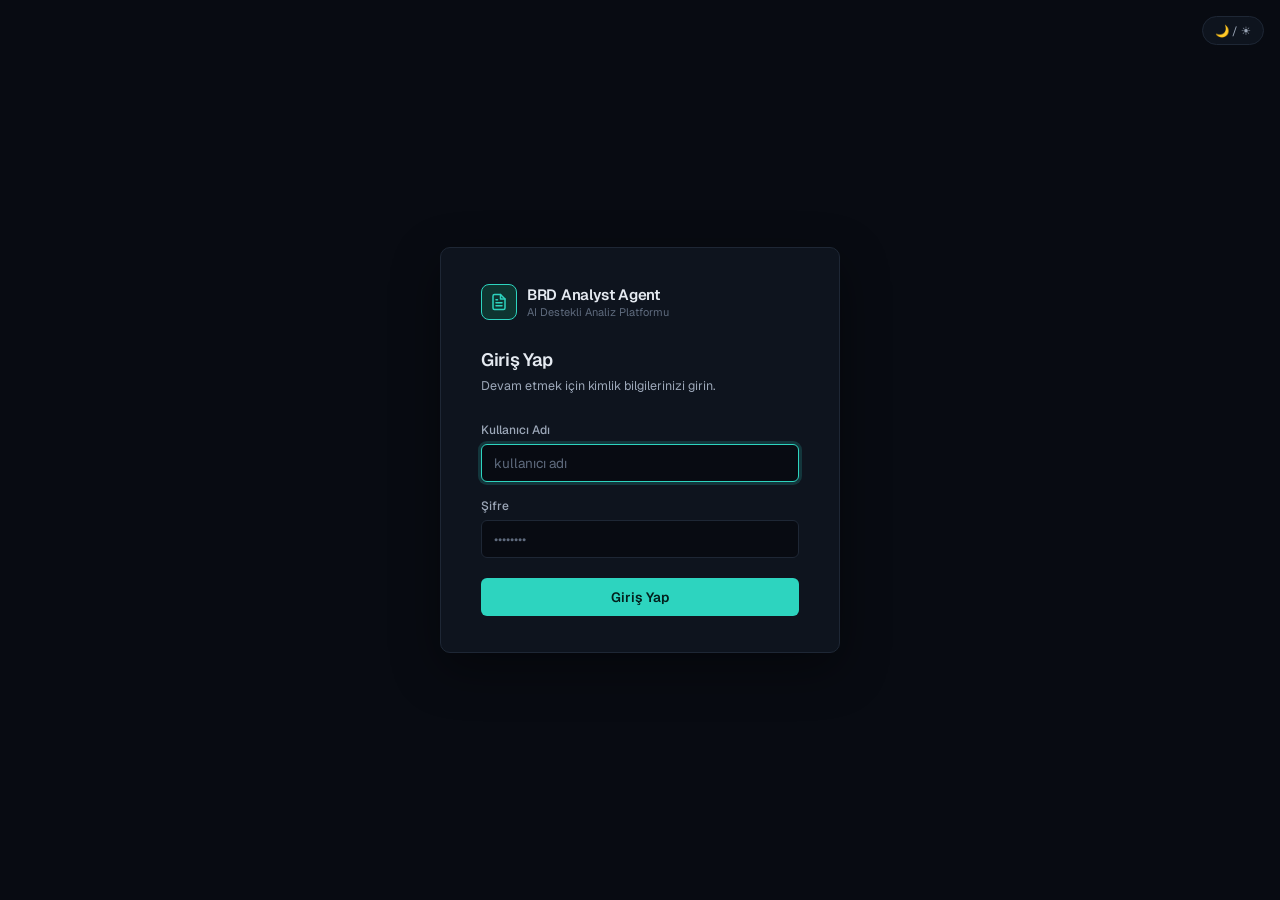
<file: templates/login.html>
<!DOCTYPE html>
<html lang="tr" data-theme="dark">
<head>
<meta charset="UTF-8">
<meta name="viewport" content="width=device-width, initial-scale=1.0">
<title>Giriş — BRD Analyst Agent</title>
<link rel="preconnect" href="https://fonts.googleapis.com">
<link rel="preconnect" href="https://fonts.gstatic.com" crossorigin>
<link href="https://fonts.googleapis.com/css2?family=Geist:wght@300;400;500;600;700&family=Geist+Mono:wght@400;500&display=swap" rel="stylesheet">
<style>
:root {
  --bg:      #080B12;
  --surface: #0E141E;
  --border:  #1E2735;
  --text:    #E5EAF1;
  --text2:   #9CA7B8;
  --text3:   #5F6B7E;
  --accent:  #2DD4BF;
  --accent2: #14B8A6;
  --accent-soft: #0E3530;
  --on-accent: #03201D;
  --red:     #F87171;
  --red-soft:#3A1414;
  --radius:  6px;
  --focus-ring: 0 0 0 3px rgba(45,212,191,.18);
}
html[data-theme="light"] {
  --bg:      #F5F7FA;
  --surface: #FFFFFF;
  --border:  #E1E6ED;
  --text:    #1A2233;
  --text2:   #586375;
  --text3:   #8A93A2;
  --accent:  #0F766E;
  --accent2: #115E59;
  --accent-soft: #D1FAE5;
  --on-accent: #FFFFFF;
  --red:     #DC2626;
  --red-soft:#FEE2E2;
}
* { box-sizing: border-box; margin: 0; padding: 0; }
body {
  font-family: 'Geist', system-ui, sans-serif;
  background: var(--bg); color: var(--text);
  min-height: 100vh; display: flex;
  align-items: center; justify-content: center;
  padding: 24px;
}
.card {
  background: var(--surface);
  border: 1px solid var(--border);
  border-radius: 10px;
  padding: 36px 40px;
  width: 100%; max-width: 400px;
  box-shadow: 0 16px 48px rgba(0,0,0,.4);
}
.logo {
  display: flex; align-items: center; gap: 10px;
  margin-bottom: 28px;
}
.logo-icon {
  width: 36px; height: 36px;
  background: var(--accent-soft);
  border: 1px solid var(--accent);
  border-radius: 8px;
  display: flex; align-items: center; justify-content: center;
  color: var(--accent);
}
.logo-icon svg { width: 18px; height: 18px; fill: none; stroke: currentColor; stroke-width: 2; stroke-linecap: round; stroke-linejoin: round; }
.logo-text { font-size: 15px; font-weight: 600; letter-spacing: -0.02em; }
.logo-sub  { font-size: 11px; color: var(--text3); margin-top: 1px; }
h1 { font-size: 18px; font-weight: 600; letter-spacing: -0.02em; margin-bottom: 6px; }
.subtitle { font-size: 12.5px; color: var(--text2); margin-bottom: 28px; }
.form-group { margin-bottom: 16px; }
label { display: block; font-size: 12px; font-weight: 500; color: var(--text2); margin-bottom: 6px; }
input {
  width: 100%; padding: 9px 12px;
  background: var(--bg); border: 1px solid var(--border);
  border-radius: var(--radius); color: var(--text);
  font-family: inherit; font-size: 13.5px; outline: none;
  transition: border-color .15s, box-shadow .15s;
}
input:focus { border-color: var(--accent); box-shadow: var(--focus-ring); }
input::placeholder { color: var(--text3); }
.btn {
  width: 100%; padding: 10px;
  background: var(--accent); color: var(--on-accent);
  border: none; border-radius: var(--radius);
  font-family: inherit; font-size: 13.5px; font-weight: 600;
  cursor: pointer; transition: background .15s;
  margin-top: 4px;
}
.btn:hover { background: var(--accent2); }
.btn:disabled { opacity: .5; cursor: not-allowed; }
.error-box {
  background: var(--red-soft); border: 1px solid var(--red);
  border-radius: var(--radius); padding: 10px 12px;
  font-size: 12.5px; color: var(--red);
  margin-bottom: 16px; display: none;
}
.theme-toggle {
  position: fixed; top: 16px; right: 16px;
  background: var(--surface); border: 1px solid var(--border);
  border-radius: 20px; padding: 6px 12px;
  font-size: 11.5px; color: var(--text2);
  cursor: pointer; font-family: inherit;
}
</style>
</head>
<body>
<button class="theme-toggle" onclick="toggleTheme()">🌙 / ☀️</button>

<div class="card">
  <div class="logo">
    <div class="logo-icon">
      <svg viewBox="0 0 24 24"><path d="M14 2H6a2 2 0 0 0-2 2v16a2 2 0 0 0 2 2h12a2 2 0 0 0 2-2V8z"/><polyline points="14 2 14 8 20 8"/><line x1="16" y1="13" x2="8" y2="13"/><line x1="16" y1="17" x2="8" y2="17"/><polyline points="10 9 9 9 8 9"/></svg>
    </div>
    <div>
      <div class="logo-text">BRD Analyst Agent</div>
      <div class="logo-sub">AI Destekli Analiz Platformu</div>
    </div>
  </div>

  <h1>Giriş Yap</h1>
  <p class="subtitle">Devam etmek için kimlik bilgilerinizi girin.</p>

  <div class="error-box" id="error-box"></div>

  <form onsubmit="girisYap(event)">
    <div class="form-group">
      <label for="username">Kullanıcı Adı</label>
      <input type="text" id="username" placeholder="kullanıcı adı" autocomplete="username" autofocus>
    </div>
    <div class="form-group">
      <label for="password">Şifre</label>
      <input type="password" id="password" placeholder="••••••••" autocomplete="current-password">
    </div>
    <button type="submit" class="btn" id="submit-btn">Giriş Yap</button>
  </form>
</div>

<script>
// Tema
const _saved = localStorage.getItem('theme');
if (_saved) document.documentElement.setAttribute('data-theme', _saved);

function toggleTheme() {
  const t = document.documentElement.getAttribute('data-theme') === 'dark' ? 'light' : 'dark';
  document.documentElement.setAttribute('data-theme', t);
  localStorage.setItem('theme', t);
}

async function girisYap(e) {
  e.preventDefault();
  const btn = document.getElementById('submit-btn');
  const errBox = document.getElementById('error-box');
  const username = document.getElementById('username').value.trim();
  const password = document.getElementById('password').value;

  if (!username || !password) {
    gosterHata('Kullanıcı adı ve şifre gerekli');
    return;
  }

  btn.disabled = true;
  btn.textContent = 'Giriş yapılıyor...';
  errBox.style.display = 'none';

  try {
    const r = await fetch('/api/auth/login', {
      method: 'POST',
      headers: {'Content-Type': 'application/json'},
      body: JSON.stringify({username, password})
    });
    const d = await r.json();
    if (r.ok) {
      window.location.href = '/';
    } else {
      gosterHata(d.error || 'Giriş başarısız');
    }
  } catch {
    gosterHata('Bağlantı hatası');
  } finally {
    btn.disabled = false;
    btn.textContent = 'Giriş Yap';
  }
}

function gosterHata(msg) {
  const box = document.getElementById('error-box');
  box.textContent = msg;
  box.style.display = 'block';
}
</script>
</body>
</html>
</file>
